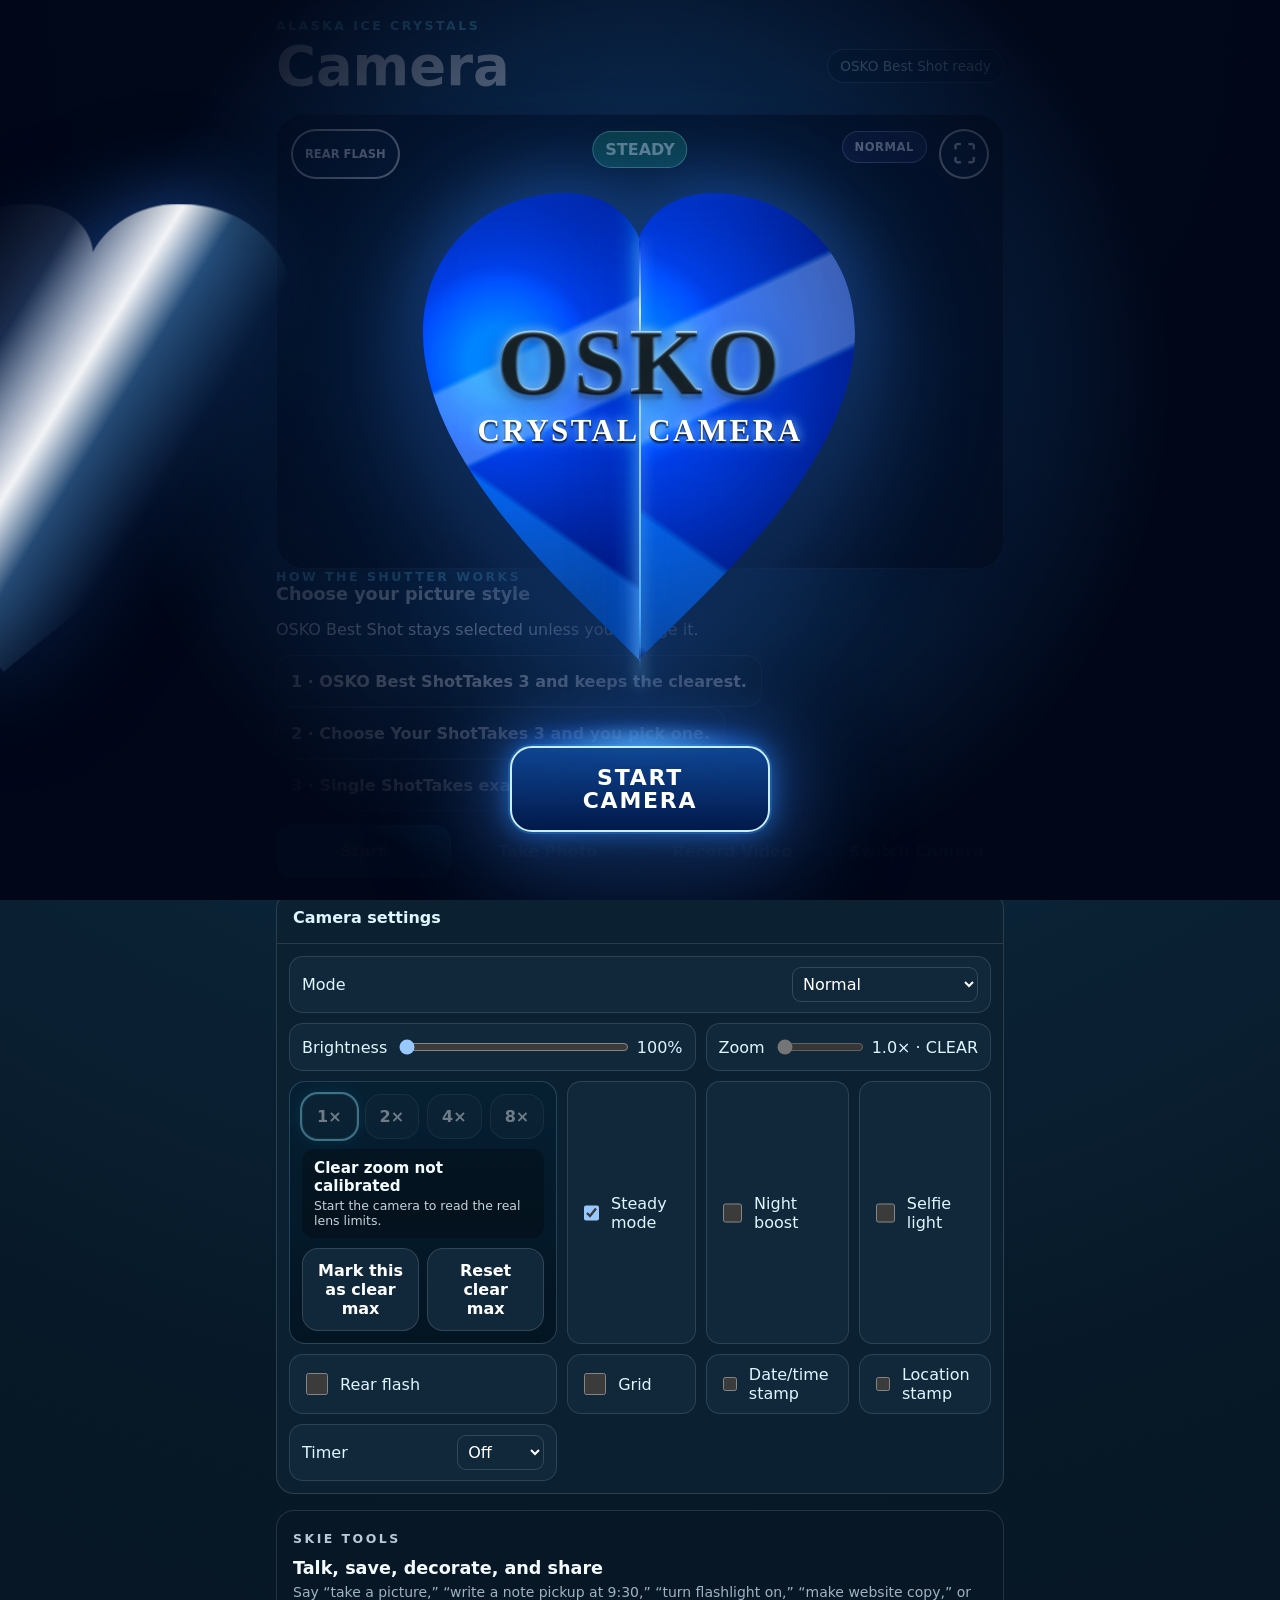
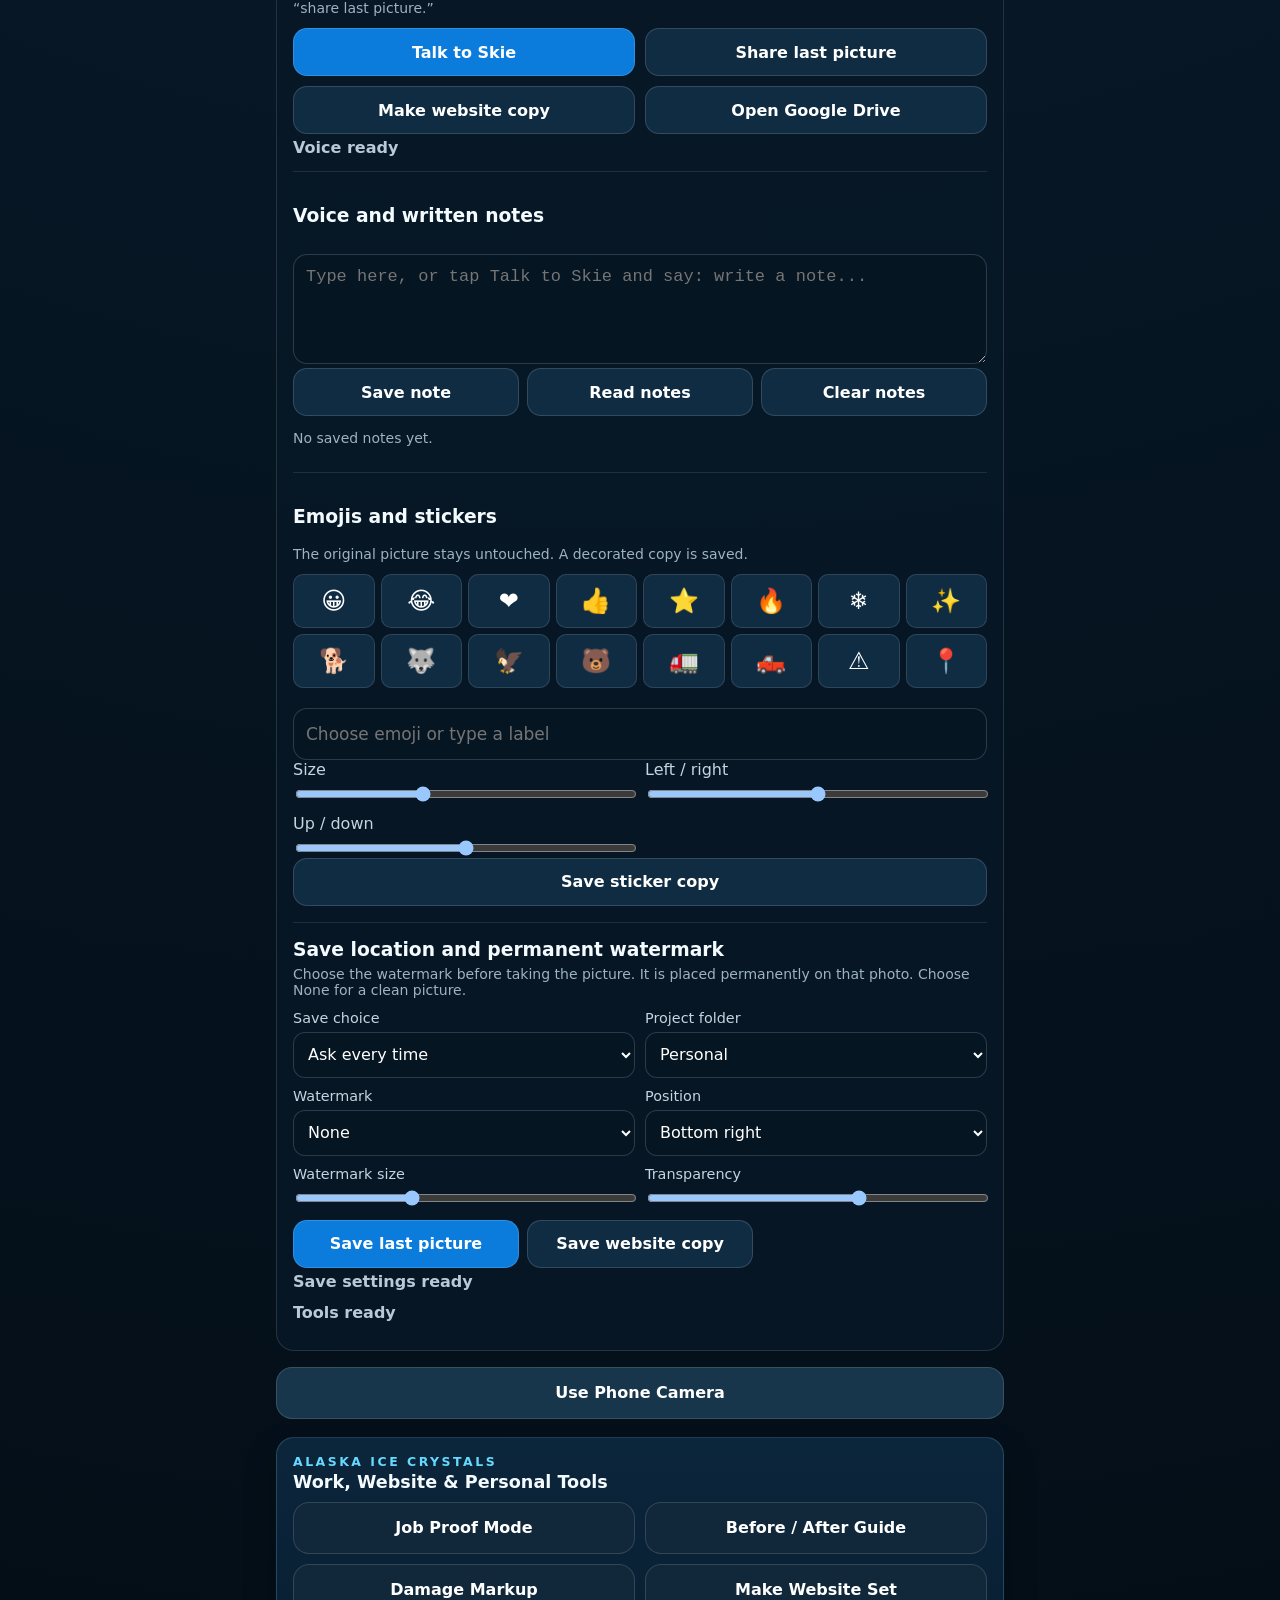
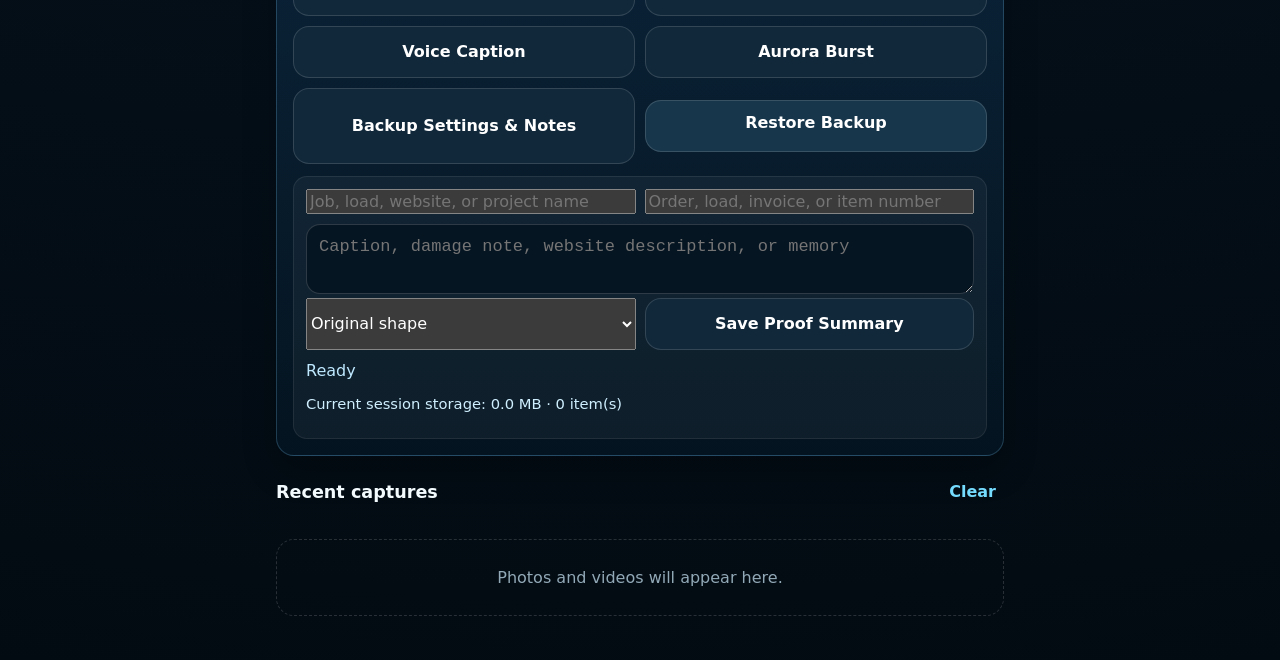
<file: index.html>
<!doctype html>
<html lang="en">
<head>
  <meta charset="utf-8">
  <meta name="viewport" content="width=device-width, initial-scale=1, viewport-fit=cover">
  <meta name="theme-color" content="#071827">
  <title>OSKO Camera · Rebuilt Test</title>
  <link rel="manifest" href="manifest.json">
  <link rel="stylesheet" href="styles.css">
  <link rel="stylesheet" href="barcode.css">
  <link rel="stylesheet" href="extras.css">
  <link rel="stylesheet" href="storage.css">
  <link rel="stylesheet" href="crystal-case.css">
  <link rel="stylesheet" href="camera-controls.css">
</head>
<body>
  <section id="crystalGate" class="crystal-gate" aria-label="OSKO crystal camera case">
    <div class="crystal-case">
      <div class="crystal-half left"></div>
      <div class="crystal-half right"></div>
      <div class="crystal-seam"></div>
      <div class="crystal-title"><strong>OSKO</strong><span>CRYSTAL CAMERA</span></div>
      <button id="crystalEnter" class="crystal-enter" type="button">OPEN CAMERA</button>
    </div>
  </section>

  <section id="shotPicker" class="shot-picker" hidden aria-label="Choose your photo">
    <div class="shot-picker-card">
      <h2>Choose the picture you want</h2>
      <p>The camera took three. Tap the one you want to keep.</p>
      <div id="shotPickerGrid" class="shot-picker-grid"></div>
      <button id="shotPickerCancel" class="shot-picker-cancel" type="button">Cancel</button>
    </div>
  </section>

  <main class="app-shell">
    <header class="topbar"><div><p class="eyebrow">ALASKA ICE CRYSTALS</p><h1>Camera</h1></div><span id="status" class="status">Ready</span></header>

    <section id="cameraCard" class="camera-card" aria-label="Camera preview">
      <video id="preview" autoplay playsinline muted></video>
      <canvas id="canvas" hidden></canvas>
      <div id="gridOverlay" class="grid-overlay" hidden></div>
      <div id="scanFrame" class="scan-frame" hidden><span></span></div>
      <div id="codeFrame" class="code-frame" hidden><span>Hold any public code inside box</span></div>
      <div id="emptyState" class="empty-state"><strong>Camera is off</strong><span>Tap Start Camera.</span></div>
      <div id="recordingBadge" class="recording-badge" hidden>● Recording</div>
      <div id="steadyBadge" class="steady-badge" hidden>STEADY</div>
      <div id="modeBadge" class="mode-badge">NORMAL</div>
      <div id="countdown" class="countdown" hidden></div>
      <button id="cameraExit" class="camera-exit" type="button" aria-label="Close camera">← Close</button>
      <button id="quickTorchBtn" class="quick-light" type="button" aria-label="Rear flash">REAR FLASH</button>
      <button id="fullscreenBtn" class="fullscreen-btn" type="button" aria-label="Full screen">⛶</button>
      <div class="viewfinder-controls">
        <button id="quickSwitchBtn" class="viewfinder-small" type="button" disabled aria-label="Switch camera">↻</button>
        <button id="quickCaptureBtn" class="shutter" type="button" disabled aria-label="Take photo"><span></span></button>
        <button id="quickRecordBtn" class="viewfinder-small record-dot" type="button" disabled aria-label="Record video">●</button>
      </div>
    </section>

    <section class="shot-mode-panel" aria-label="Photo shooting mode">
      <p class="eyebrow">HOW THE SHUTTER WORKS</p>
      <h2>Choose your picture style</h2>
      <p>OSKO Best Shot stays selected unless you change it.</p>
      <div class="shot-mode-grid">
        <button class="shot-mode" type="button" data-shot-mode="best"><strong>1 · OSKO Best Shot</strong><span>Takes 3 and keeps the clearest.</span></button>
        <button class="shot-mode" type="button" data-shot-mode="choose"><strong>2 · Choose Your Shot</strong><span>Takes 3 and you pick one.</span></button>
        <button class="shot-mode" type="button" data-shot-mode="single"><strong>3 · Single Shot</strong><span>Takes exactly one picture.</span></button>
      </div>
    </section>

    <div id="errorBox" class="error-box" hidden></div>

    <section class="primary-actions">
      <button id="startBtn" class="primary" type="button">Start Camera</button>
      <button id="captureBtn" type="button" disabled>Take Photo</button>
      <button id="recordBtn" type="button" disabled>Record Video</button>
      <button id="switchBtn" type="button" disabled>Switch Camera</button>
    </section>

    <details class="settings-panel" open>
      <summary>Camera settings</summary>
      <section class="quick-tools" aria-label="Camera options">
        <label class="select-tool mode-tool">Mode<select id="modeSelect"><option value="normal">Normal</option><option value="codes">Universal scan</option><option value="scanner">Document scanner</option><option value="eighties">80s</option><option value="document">Document</option><option value="night">Dark walk</option></select></label>
        <div id="scannerControls" class="scanner-controls" hidden>
          <label class="select-tool">Scan color<select id="scanColorSelect"><option value="color">Color</option><option value="gray">Grayscale</option><option value="bw">Black & white</option></select></label>
          <label class="tool-row">Blur / sharp <input id="scanClarityRange" type="range" min="-4" max="6" step="1" value="2"><span id="scanClarityValue">+2</span></label>
          <label class="tool-row">Paper cleanup <input id="scanCleanupRange" type="range" min="0" max="100" step="5" value="55"><span id="scanCleanupValue">55%</span></label>
          <label class="toggle"><input id="autoScanToggle" type="checkbox"><span>Auto steady scan</span></label>
          <button id="addScanPageBtn" type="button" disabled>Add scan page</button>
        </div>
        <label class="tool-row">Brightness <input id="brightnessRange" type="range" min="100" max="320" step="5" value="100"><span id="brightnessValue">100%</span></label>
        <label class="tool-row">Zoom <input id="zoomRange" type="range" min="1" max="1" step="0.1" value="1" disabled><span id="zoomValue">1.0× · CLEAR</span></label>
        <label class="toggle"><input id="steadyToggle" type="checkbox" checked><span>Steady mode</span></label>
        <label class="toggle"><input id="nightToggle" type="checkbox"><span>Night boost</span></label>
        <label class="toggle"><input id="screenLightToggle" type="checkbox"><span>Selfie light</span></label>
        <label class="toggle"><input id="torchToggle" type="checkbox"><span>Rear flash</span></label>
        <label class="toggle"><input id="gridToggle" type="checkbox"><span>Grid</span></label>
        <label class="toggle"><input id="stampToggle" type="checkbox"><span>Date/time stamp</span></label>
        <label class="toggle"><input id="locationToggle" type="checkbox"><span>Location stamp</span></label>
        <label class="select-tool">Timer<select id="timerSelect"><option value="0">Off</option><option value="3">3 sec</option><option value="5">5 sec</option><option value="10">10 sec</option></select></label>
      </section>
    </details>

    <section id="codeScannerPanel" class="code-scanner-panel" hidden>
      <div class="section-heading"><div><p class="eyebrow">UNIVERSAL SCAN</p><h2 id="codeStatus">Ready to scan</h2></div><button id="clearCodesBtn" class="text-button" type="button">Clear</button></div>
      <p id="codeHelp" class="code-help">Use the live rear camera, or choose a saved picture. OSKO tries the common public square codes and barcodes automatically.</p>
      <div class="universal-scan-tools">
        <label class="scan-file-button">Scan saved picture<input id="codeImageInput" type="file" accept="image/*"></label>
        <button id="retryCodeBtn" type="button">Try harder</button>
        <label class="toggle compact-toggle"><input id="lowMemoryScanToggle" type="checkbox" checked><span>Low-memory mode</span></label>
      </div>
      <p id="codeAttemptStatus" class="code-attempt-status">Live scan checks the original view and enhanced contrast.</p>
      <div id="codeResult" class="code-result" hidden>
        <span id="codeFormat" class="code-format"></span>
        <strong id="codeValue"></strong>
        <div class="code-meaning"><span id="codeActionType">Detected code</span><small id="codeDomain"></small></div>
        <div class="code-actions"><button id="copyCodeBtn" type="button">Copy</button><button id="openCodeBtn" type="button">Open</button><button id="productLookupBtn" type="button">Product lookup</button><button id="saveCodeProofBtn" type="button">Save proof</button></div>
      </div>
      <div id="codeHistory" class="code-history"></div>
    </section>

    <section id="scanSession" class="scan-session" hidden>
      <div class="section-heading"><div><p class="eyebrow">SCANNER</p><h2 id="scanCount">0 pages</h2></div><button id="clearScansBtn" class="text-button" type="button">Clear</button></div>
      <div id="scanPages" class="scan-pages"></div>
      <div class="scan-actions"><button id="printScansBtn" type="button" disabled>Print / Save PDF</button><button id="shareScansBtn" type="button" disabled>Share scans</button></div>
    </section>

    <section class="osko-tools" aria-label="OSKO connected tools">
      <p class="eyebrow">SKIE TOOLS</p>
      <h2>Talk, save, decorate, and share</h2>
      <p class="command-help">Say “take a picture,” “write a note pickup at 9:30,” “turn flashlight on,” “make website copy,” or “share last picture.”</p>
      <div class="tool-grid">
        <button id="voiceCommandBtn" class="primary-tool" type="button">Talk to Skie</button>
        <button id="shareLastBtn" type="button">Share last picture</button>
        <button id="websiteCopyBtn" type="button">Make website copy</button>
        <a href="https://drive.google.com/" target="_blank" rel="noopener">Open Google Drive</a>
      </div>
      <p id="voiceStatus" class="quick-status">Voice ready</p>

      <div class="voice-box">
        <h3>Voice and written notes</h3>
        <textarea id="noteInput" class="note-input" placeholder="Type here, or tap Talk to Skie and say: write a note..."></textarea>
        <div class="voice-row">
          <button id="saveNoteBtn" type="button">Save note</button>
          <button id="readNotesBtn" type="button">Read notes</button>
          <button id="clearNotesBtn" type="button">Clear notes</button>
        </div>
        <div id="noteList" class="note-list"></div>
      </div>

      <div class="sticker-box">
        <h3>Emojis and stickers</h3>
        <p class="command-help">The original picture stays untouched. A decorated copy is saved.</p>
        <div class="emoji-picker" aria-label="Emoji choices">
          <button type="button" data-emoji="😀">😀</button><button type="button" data-emoji="😂">😂</button><button type="button" data-emoji="❤️">❤️</button><button type="button" data-emoji="👍">👍</button><button type="button" data-emoji="⭐">⭐</button><button type="button" data-emoji="🔥">🔥</button><button type="button" data-emoji="❄️">❄️</button><button type="button" data-emoji="✨">✨</button>
          <button type="button" data-emoji="🐕">🐕</button><button type="button" data-emoji="🐺">🐺</button><button type="button" data-emoji="🦅">🦅</button><button type="button" data-emoji="🐻">🐻</button><button type="button" data-emoji="🚛">🚛</button><button type="button" data-emoji="🛻">🛻</button><button type="button" data-emoji="⚠️">⚠️</button><button type="button" data-emoji="📍">📍</button>
        </div>
        <input id="stickerText" class="note-input" style="min-height:52px" placeholder="Choose emoji or type a label">
        <div class="sticker-controls">
          <label>Size<input id="stickerSize" type="range" min="5" max="35" value="16"></label>
          <label>Left / right<input id="stickerX" type="range" min="5" max="95" value="50"></label>
          <label>Up / down<input id="stickerY" type="range" min="5" max="95" value="50"></label>
        </div>
        <div class="sticker-row"><button id="applyStickerBtn" type="button">Save sticker copy</button></div>
      </div>

      <section id="saveWatermarkPanel" class="save-watermark-panel" aria-label="Save and watermark options">
        <h3>Save location and watermark</h3>
        <p class="command-help">The original stays untouched. Phone saving works directly. Google Drive opens through Android Share so you choose the Drive folder.</p>
        <div class="save-settings-grid">
          <label>Save choice
            <select id="saveDestination"><option value="ask">Ask every time</option><option value="phone">Phone Pictures / Downloads</option><option value="drive">Google Drive through Share</option><option value="both">Phone and Google Drive</option></select>
          </label>
          <label>Project folder
            <select id="projectFolder"><option>Personal</option><option>OSKO Ice Crystals</option><option>Alaska Ice Crystals</option><option>Website</option><option>Trucking</option><option>Load Paperwork</option><option>Receipts</option><option>Aurora</option></select>
          </label>
          <label>Watermark
            <select id="watermarkChoice"><option value="none">None / personal</option><option value="osko">OSKO Ice Crystals</option><option value="alaska">Alaska Ice Crystals</option><option value="custom">Custom words</option></select>
          </label>
          <label>Custom watermark<input id="customWatermark" type="text" placeholder="Your name or label"></label>
          <label>Position
            <select id="watermarkPosition"><option value="bottom-right">Bottom right</option><option value="bottom-left">Bottom left</option><option value="top-right">Top right</option><option value="top-left">Top left</option><option value="center">Center</option></select>
          </label>
          <label>Watermark size<input id="watermarkSize" type="range" min="3" max="12" value="6"></label>
          <label>Transparency<input id="watermarkOpacity" type="range" min="20" max="100" value="70"></label>
        </div>
        <div class="save-action-row">
          <button id="makeWatermarkBtn" type="button">Make watermarked copy</button>
          <button id="saveLastBtn" type="button">Save last picture</button>
          <button id="saveWebsiteBtn" type="button">Save website copy</button>
        </div>
        <p id="saveStatus" class="quick-status">Save settings ready</p>
      </section>

      <p id="quickStatus" class="quick-status">Tools ready</p>
    </section>

    <label class="native-button">Use Phone Camera<input id="nativeCapture" type="file" accept="image/*,video/*" capture="environment"></label>

    <section class="gallery-section"><div class="section-heading"><h2>Recent captures</h2><button id="clearBtn" class="text-button" type="button">Clear</button></div><div id="gallery" class="gallery"><p class="gallery-empty">Photos and videos will appear here.</p></div></section>
  </main>

  <nav class="bottom-dock" aria-label="Main camera controls">
    <button id="dockStart" type="button">Start</button><button id="dockPhoto" type="button" disabled>Photo</button><button id="dockVideo" type="button" disabled>Video</button><button id="dockSwitch" type="button" disabled>Flip</button>
  </nav>
  <script src="app.js"></script>
  <script src="clarity.js"></script>
  <script src="camera-controls.js"></script>
  <script src="barcode.js"></script>
  <script src="extras.js"></script>
  <script src="storage.js"></script>
  <script src="workflow-tools.js"></script>
  <script src="crystal-case.js"></script>
  <script src="persistent-library.js"></script>
</body>
</html>
</file>
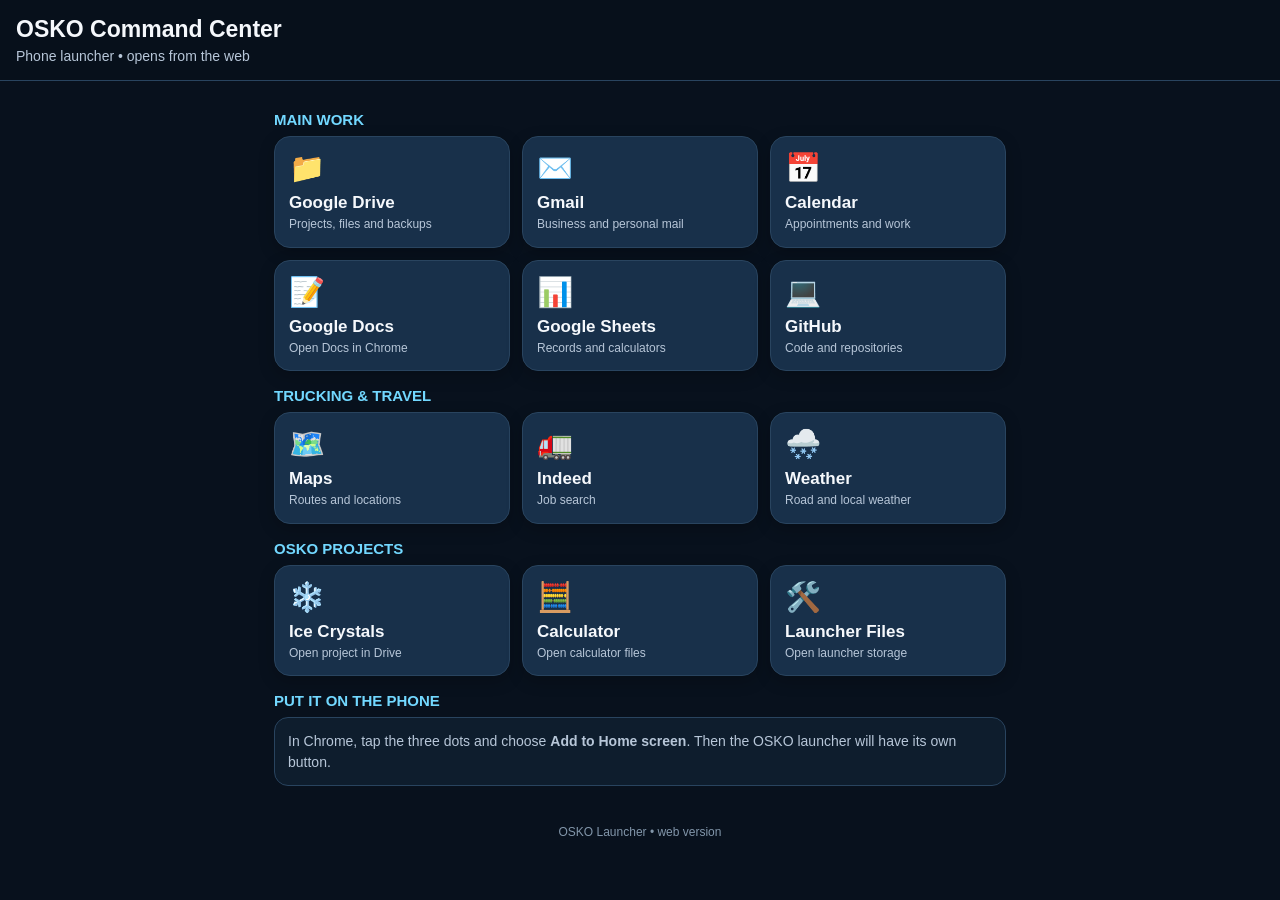
<file: launcher/index.html>
<!doctype html>
<html lang="en">
<head>
<meta charset="utf-8">
<meta name="viewport" content="width=device-width, initial-scale=1, viewport-fit=cover">
<meta name="theme-color" content="#0b1320">
<title>OSKO Command Center</title>
<style>
*{box-sizing:border-box}body{margin:0;background:#08111d;color:#f5f8fc;font-family:Arial,sans-serif;min-height:100vh}header{position:sticky;top:0;background:#07101b;padding:16px;border-bottom:1px solid #29445f}h1{font-size:23px;margin:0}.sub{color:#b7c6d8;font-size:14px;margin-top:5px}main{padding:14px;max-width:760px;margin:auto}.section{margin:16px 0 8px;font-size:15px;color:#72d8ff;font-weight:bold;text-transform:uppercase}.grid{display:grid;grid-template-columns:repeat(2,minmax(0,1fr));gap:12px}.card{min-height:92px;border:1px solid #29445f;border-radius:16px;background:#18304a;color:#f5f8fc;text-decoration:none;padding:14px;display:flex;flex-direction:column;justify-content:center;box-shadow:0 5px 16px rgba(0,0,0,.22)}.icon{font-size:29px;margin-bottom:8px}.name{font-weight:bold;font-size:17px}.small{font-size:12px;color:#b7c6d8;margin-top:4px;line-height:1.3}.note{background:#0e1d2d;border:1px solid #29445f;border-radius:14px;padding:13px;color:#b7c6d8;font-size:14px;line-height:1.45}footer{text-align:center;color:#8296aa;padding:25px 10px 35px;font-size:12px}@media(min-width:650px){.grid{grid-template-columns:repeat(3,minmax(0,1fr))}}
</style>
</head>
<body>
<header><h1>OSKO Command Center</h1><div class="sub">Phone launcher • opens from the web</div></header>
<main>
<div class="section">Main Work</div><div class="grid">
<a class="card" href="https://drive.google.com/" target="_blank"><span class="icon">📁</span><span class="name">Google Drive</span><span class="small">Projects, files and backups</span></a>
<a class="card" href="https://mail.google.com/" target="_blank"><span class="icon">✉️</span><span class="name">Gmail</span><span class="small">Business and personal mail</span></a>
<a class="card" href="https://calendar.google.com/" target="_blank"><span class="icon">📅</span><span class="name">Calendar</span><span class="small">Appointments and work</span></a>
<a class="card" href="intent://docs.google.com/document/u/0/#Intent;scheme=https;package=com.android.chrome;S.browser_fallback_url=https%3A%2F%2Fdocs.google.com%2Fdocument%2Fu%2F0%2F;end" target="_blank"><span class="icon">📝</span><span class="name">Google Docs</span><span class="small">Open Docs in Chrome</span></a>
<a class="card" href="https://sheets.google.com/" target="_blank"><span class="icon">📊</span><span class="name">Google Sheets</span><span class="small">Records and calculators</span></a>
<a class="card" href="https://github.com/" target="_blank"><span class="icon">💻</span><span class="name">GitHub</span><span class="small">Code and repositories</span></a>
</div>
<div class="section">Trucking & Travel</div><div class="grid">
<a class="card" href="https://www.google.com/maps" target="_blank"><span class="icon">🗺️</span><span class="name">Maps</span><span class="small">Routes and locations</span></a>
<a class="card" href="https://www.indeed.com/" target="_blank"><span class="icon">🚛</span><span class="name">Indeed</span><span class="small">Job search</span></a>
<a class="card" href="https://weather.com/" target="_blank"><span class="icon">🌨️</span><span class="name">Weather</span><span class="small">Road and local weather</span></a>
</div>
<div class="section">OSKO Projects</div><div class="grid">
<a class="card" href="https://drive.google.com/drive/my-drive" target="_blank"><span class="icon">❄️</span><span class="name">Ice Crystals</span><span class="small">Open project in Drive</span></a>
<a class="card" href="https://drive.google.com/drive/my-drive" target="_blank"><span class="icon">🧮</span><span class="name">Calculator</span><span class="small">Open calculator files</span></a>
<a class="card" href="https://drive.google.com/drive/my-drive" target="_blank"><span class="icon">🛠️</span><span class="name">Launcher Files</span><span class="small">Open launcher storage</span></a>
</div>
<div class="section">Put it on the phone</div><div class="note">In Chrome, tap the three dots and choose <b>Add to Home screen</b>. Then the OSKO launcher will have its own button.</div>
</main><footer>OSKO Launcher • web version</footer>
</body></html>
</file>
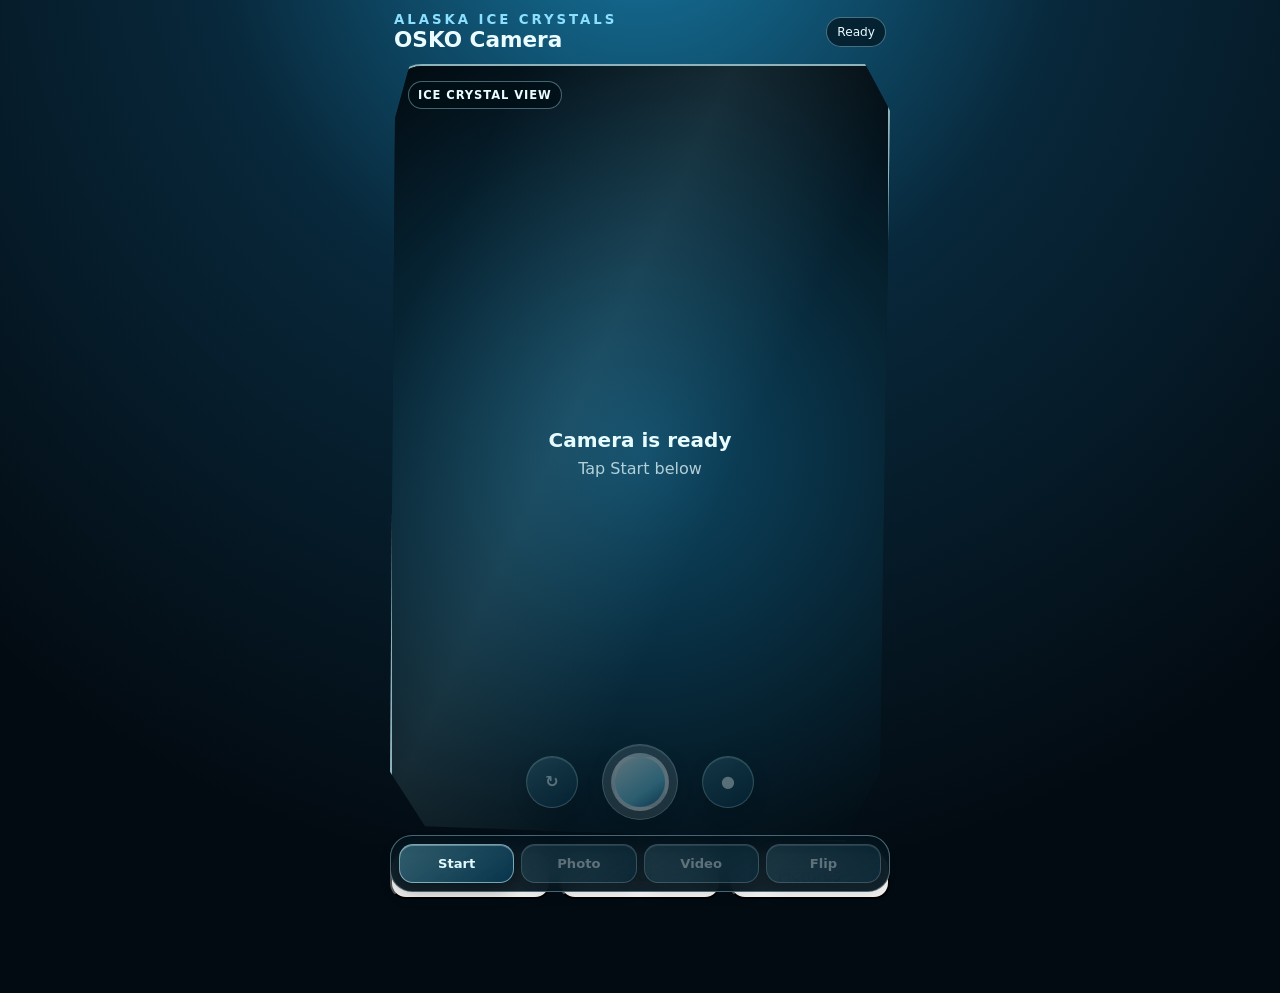
<file: chrome-test-camera-v1.html>
<!doctype html>
<html lang="en">
<head>
<meta charset="utf-8">
<meta name="viewport" content="width=device-width,initial-scale=1,viewport-fit=cover">
<meta name="theme-color" content="#071827">
<title>Alaska Ice Crystals Camera — Chrome Test V1</title>
<style>
:root{--deep:#061522;--sea:#0b4f73;--ice:#9be8ff;--crystal:#dff9ff;--line:rgba(183,240,255,.38);--glass:rgba(7,35,52,.76)}
*{box-sizing:border-box}html,body{margin:0;min-height:100%;background:radial-gradient(circle at 50% -10%,#1676a0 0,#08283b 34%,#030b12 78%);color:#eafcff;font-family:system-ui,-apple-system,Segoe UI,sans-serif}button,input,select{font:inherit}.app{max-width:520px;margin:auto;padding:env(safe-area-inset-top) 10px calc(84px + env(safe-area-inset-bottom))}.top{display:flex;align-items:center;justify-content:space-between;padding:12px 4px}.brand small{display:block;letter-spacing:.22em;color:#8bdfff;font-weight:800}.brand strong{font-size:1.35rem}.status{font-size:.76rem;border:1px solid var(--line);background:rgba(2,19,29,.7);padding:7px 10px;border-radius:999px}.camera-shell{position:relative;overflow:hidden;aspect-ratio:9/14;border-radius:32px 18px 34px 20px;border:2px solid rgba(197,246,255,.72);background:#01070b;box-shadow:0 0 0 3px rgba(54,176,224,.12),0 20px 60px rgba(0,0,0,.55),inset 0 0 28px rgba(99,223,255,.2);clip-path:polygon(4% 0,95% 0,100% 6%,98% 91%,91% 100%,7% 98%,0 91%,1% 7%)}
.camera-shell:before{content:"";position:absolute;inset:0;z-index:4;pointer-events:none;background:linear-gradient(115deg,transparent 15%,rgba(178,244,255,.1) 40%,transparent 62%);animation:sweep 8s linear infinite}@keyframes sweep{from{transform:translateX(-90%)}to{transform:translateX(90%)}}
video{width:100%;height:100%;object-fit:cover;display:block;filter:brightness(var(--bright,1.15));transform:scale(var(--zoom,1))}.off{position:absolute;inset:0;display:grid;place-content:center;text-align:center;background:radial-gradient(circle,#0d4966,#020a10);z-index:2}.off b{font-size:1.25rem}.off span{opacity:.75;margin-top:7px}.badge{position:absolute;top:15px;left:16px;z-index:6;padding:6px 9px;border-radius:999px;background:rgba(1,14,22,.72);border:1px solid var(--line);font-size:.72rem;font-weight:800;letter-spacing:.08em}.record{left:auto;right:16px;color:#ff8d96}.grid{position:absolute;inset:0;z-index:3;pointer-events:none;background:linear-gradient(to right,transparent 33.1%,rgba(220,250,255,.35) 33.3%,rgba(220,250,255,.35) 33.7%,transparent 33.9%,transparent 66.1%,rgba(220,250,255,.35) 66.3%,rgba(220,250,255,.35) 66.7%,transparent 66.9%),linear-gradient(to bottom,transparent 33.1%,rgba(220,250,255,.35) 33.3%,rgba(220,250,255,.35) 33.7%,transparent 33.9%,transparent 66.1%,rgba(220,250,255,.35) 66.3%,rgba(220,250,255,.35) 66.7%,transparent 66.9%)}
.grid[hidden],.record[hidden]{display:none}.count{position:absolute;inset:0;z-index:8;display:grid;place-content:center;font-size:5rem;font-weight:900;text-shadow:0 0 24px #5de4ff}.quick{position:absolute;left:0;right:0;bottom:20px;z-index:7;display:flex;align-items:center;justify-content:center;gap:24px}.quick button,.dock button,.drawer button{border:1px solid rgba(190,244,255,.55);color:#dff9ff;background:linear-gradient(145deg,rgba(120,220,246,.34),rgba(7,54,79,.92));box-shadow:inset 0 1px rgba(255,255,255,.32),0 7px 18px rgba(0,0,0,.35);font-weight:800}.round{width:52px;height:52px;border-radius:50%}.shutter{width:76px!important;height:76px!important;border-radius:50%;padding:8px!important;background:rgba(225,250,255,.3)!important}.shutter span{display:block;width:100%;height:100%;border-radius:50%;background:linear-gradient(145deg,#ecfdff,#69cce9 65%,#17638a);border:4px solid rgba(255,255,255,.75)}button:disabled{opacity:.38}.drawer-row{display:grid;grid-template-columns:repeat(3,1fr);gap:8px;margin:10px 0}.drawer-toggle{padding:12px 8px;border-radius:16px}.drawer{border:1px solid var(--line);background:var(--glass);border-radius:20px;padding:12px;margin:10px 0;box-shadow:inset 0 1px rgba(255,255,255,.12)}.drawer[hidden]{display:none}.drawer h2{font-size:1rem;margin:0 0 10px}.control{display:grid;grid-template-columns:100px 1fr 52px;align-items:center;gap:8px;margin:11px 0;font-size:.88rem}.control input{width:100%}.toggle{display:flex;justify-content:space-between;align-items:center;padding:11px 0;border-top:1px solid rgba(190,244,255,.13)}select{width:100%;padding:10px;border-radius:12px;background:#092c40;color:#eaffff;border:1px solid var(--line)}.skie-box{display:grid;grid-template-columns:1fr auto;gap:8px}.skie-box input{min-width:0;padding:11px;border-radius:13px;border:1px solid var(--line);background:#041b29;color:#eaffff}.skie-box button{padding:10px 14px;border-radius:13px}.reply{margin:10px 0 0;padding:10px;border-radius:13px;background:rgba(72,190,226,.12);min-height:42px}.gallery{display:grid;grid-template-columns:repeat(3,1fr);gap:7px}.shot{position:relative;aspect-ratio:1;border-radius:13px;overflow:hidden;background:#04131e;border:1px solid var(--line)}.shot img,.shot video{width:100%;height:100%;object-fit:cover;transform:none;filter:none}.shot a{position:absolute;right:4px;bottom:4px;background:#02131f;color:white;text-decoration:none;padding:4px 7px;border-radius:8px;font-size:.67rem}.dock{position:fixed;left:50%;bottom:calc(8px + env(safe-area-inset-bottom));transform:translateX(-50%);z-index:20;width:min(500px,calc(100% - 18px));display:grid;grid-template-columns:repeat(4,1fr);gap:7px;padding:8px;border:1px solid var(--line);background:rgba(2,18,28,.92);backdrop-filter:blur(15px);border-radius:22px}.dock button{padding:11px 4px;border-radius:14px;font-size:.82rem}.hidden-canvas{display:none}
</style>
</head>
<body>
<main class="app">
<header class="top"><div class="brand"><small>ALASKA ICE CRYSTALS</small><strong>OSKO Camera</strong></div><span id="status" class="status">Ready</span></header>
<section class="camera-shell">
<video id="preview" autoplay playsinline muted></video><canvas id="canvas" class="hidden-canvas"></canvas>
<div id="off" class="off"><b>Camera is ready</b><span>Tap Start below</span></div><div class="badge">ICE CRYSTAL VIEW</div><div id="recordBadge" class="badge record" hidden>● RECORDING</div><div id="grid" class="grid" hidden></div><div id="count" class="count" hidden></div>
<div class="quick"><button id="flipQuick" class="round" disabled aria-label="Switch camera">↻</button><button id="photoQuick" class="shutter" disabled aria-label="Take photo"><span></span></button><button id="videoQuick" class="round" disabled aria-label="Record video">●</button></div>
</section>
<div class="drawer-row"><button class="drawer-toggle" data-panel="cameraPanel">Camera</button><button class="drawer-toggle" data-panel="skiePanel">SKIE</button><button class="drawer-toggle" data-panel="galleryPanel">Pictures</button></div>
<section id="cameraPanel" class="drawer" hidden><h2>Controls inside the camera</h2><label class="control"><span>Brightness</span><input id="brightness" type="range" min="70" max="220" value="115"><output id="brightOut">115%</output></label><label class="control"><span>Digital zoom</span><input id="zoom" type="range" min="1" max="4" step=".1" value="1"><output id="zoomOut">1.0×</output></label><label class="control"><span>Timer</span><select id="timer"><option value="0">Off</option><option value="3">3 sec</option><option value="5">5 sec</option><option value="10">10 sec</option></select><span></span></label><label class="toggle"><span>Grid</span><input id="gridToggle" type="checkbox"></label><label class="toggle"><span>Speak button names</span><input id="speakButtons" type="checkbox"></label></section>
<section id="skiePanel" class="drawer" hidden><h2>Talk to SKIE</h2><div class="skie-box"><input id="skieText" placeholder="Type: take picture, switch camera, start video..."><button id="talkBtn">🎙 Talk</button></div><div id="reply" class="reply">SKIE is ready.</div></section>
<section id="galleryPanel" class="drawer" hidden><h2>Recent photos and videos</h2><div id="gallery" class="gallery"></div></section>
</main>
<nav class="dock"><button id="startBtn">Start</button><button id="photoBtn" disabled>Photo</button><button id="videoBtn" disabled>Video</button><button id="flipBtn" disabled>Flip</button></nav>
<script>
(()=>{let stream=null,facing='environment',recorder=null,chunks=[],recording=false;const $=id=>document.getElementById(id),video=$('preview'),canvas=$('canvas'),status=$('status'),off=$('off'),recordBadge=$('recordBadge'),gallery=$('gallery');
const speak=t=>{if(!('speechSynthesis'in window))return; speechSynthesis.cancel();speechSynthesis.speak(new SpeechSynthesisUtterance(t));};
function setStatus(t){status.textContent=t}function setEnabled(on){['photoBtn','videoBtn','flipBtn','photoQuick','videoQuick','flipQuick'].forEach(id=>$(id).disabled=!on)}
async function start(){try{if(stream)stream.getTracks().forEach(t=>t.stop());stream=await navigator.mediaDevices.getUserMedia({video:{facingMode:{ideal:facing},width:{ideal:3840},height:{ideal:2160}},audio:true});video.srcObject=stream;await video.play();off.hidden=true;setEnabled(true);$('startBtn').textContent='Restart';setStatus('Camera on');}catch(e){setStatus('Permission needed');$('reply').textContent='Chrome needs camera and microphone permission. '+e.message;}}
function countdown(sec){return new Promise(resolve=>{if(!sec)return resolve();let n=sec;const el=$('count');el.hidden=false;el.textContent=n;const id=setInterval(()=>{n--;if(n<=0){clearInterval(id);el.hidden=true;resolve()}else el.textContent=n;},1000);});}
async function photo(){if(!stream)return;await countdown(Number($('timer').value));const w=video.videoWidth||1920,h=video.videoHeight||1080;canvas.width=w;canvas.height=h;const c=canvas.getContext('2d');c.filter=`brightness(${$('brightness').value/100})`;c.drawImage(video,0,0,w,h);canvas.toBlob(blob=>{const url=URL.createObjectURL(blob),box=document.createElement('div');box.className='shot';box.innerHTML=`<img alt="OSKO capture"><a download="OSKO-${Date.now()}.jpg">Save</a>`;box.querySelector('img').src=url;box.querySelector('a').href=url;gallery.prepend(box);setStatus('Photo captured');speak('Picture captured');},'image/jpeg',.96);}
function videoRecord(){if(!stream)return;if(recording){recorder.stop();return}chunks=[];recorder=new MediaRecorder(stream);recorder.ondataavailable=e=>{if(e.data.size)chunks.push(e.data)};recorder.onstop=()=>{const blob=new Blob(chunks,{type:recorder.mimeType}),url=URL.createObjectURL(blob),box=document.createElement('div');box.className='shot';box.innerHTML=`<video controls playsinline></video><a download="OSKO-${Date.now()}.webm">Save</a>`;box.querySelector('video').src=url;box.querySelector('a').href=url;gallery.prepend(box);recording=false;recordBadge.hidden=true;$('videoBtn').textContent='Video';setStatus('Video saved');speak('Recording stopped');};recorder.start();recording=true;recordBadge.hidden=false;$('videoBtn').textContent='Stop';setStatus('Recording');speak('Recording started');}
async function flip(){facing=facing==='environment'?'user':'environment';await start();speak(facing==='environment'?'Rear camera':'Front camera');}
function command(raw){const t=raw.toLowerCase().trim();$('skieText').value=raw;let r='I heard '+raw;if(/take|photo|picture/.test(t)){photo();r='Taking a picture.'}else if(/switch|flip|front|rear/.test(t)){flip();r='Switching camera.'}else if(/start.*video|record/.test(t)&&!/stop/.test(t)){if(!recording)videoRecord();r='Starting video.'}else if(/stop.*video|stop.*record/.test(t)){if(recording)videoRecord();r='Stopping video.'}else if(/grid.*on|show grid/.test(t)){$('gridToggle').checked=true;$('grid').hidden=false;r='Grid on.'}else if(/grid.*off|hide grid/.test(t)){$('gridToggle').checked=false;$('grid').hidden=true;r='Grid off.'}else if(/start camera|open camera/.test(t)){start();r='Opening camera.'}$('reply').textContent=r;speak(r);}
$('startBtn').onclick=start;$('photoBtn').onclick=$('photoQuick').onclick=photo;$('videoBtn').onclick=$('videoQuick').onclick=videoRecord;$('flipBtn').onclick=$('flipQuick').onclick=flip;
$('brightness').oninput=e=>{video.style.setProperty('--bright',e.target.value/100);$('brightOut').value=e.target.value+'%'};$('zoom').oninput=e=>{video.style.setProperty('--zoom',e.target.value);$('zoomOut').value=Number(e.target.value).toFixed(1)+'×'};$('gridToggle').onchange=e=>$('grid').hidden=!e.target.checked;
document.querySelectorAll('[data-panel]').forEach(b=>b.onclick=()=>{const p=$(b.dataset.panel),open=p.hidden;document.querySelectorAll('.drawer').forEach(x=>x.hidden=true);p.hidden=!open;if($('speakButtons').checked)speak(b.textContent)});
$('skieText').addEventListener('keydown',e=>{if(e.key==='Enter')command(e.target.value)});$('talkBtn').onclick=()=>{const SR=window.SpeechRecognition||window.webkitSpeechRecognition;if(!SR){$('reply').textContent='Voice recognition is not available here. Type the command instead.';return}const r=new SR();r.lang='en-US';r.interimResults=false;r.onstart=()=>{$('reply').textContent='Listening…';setStatus('SKIE listening')};r.onresult=e=>command(e.results[0][0].transcript);r.onerror=e=>{$('reply').textContent='Voice error: '+e.error;setStatus('Voice ready')};r.onend=()=>setStatus(stream?'Camera on':'Ready');r.start()};
window.addEventListener('beforeunload',()=>stream?.getTracks().forEach(t=>t.stop()));})();
</script>
</body></html>
</file>
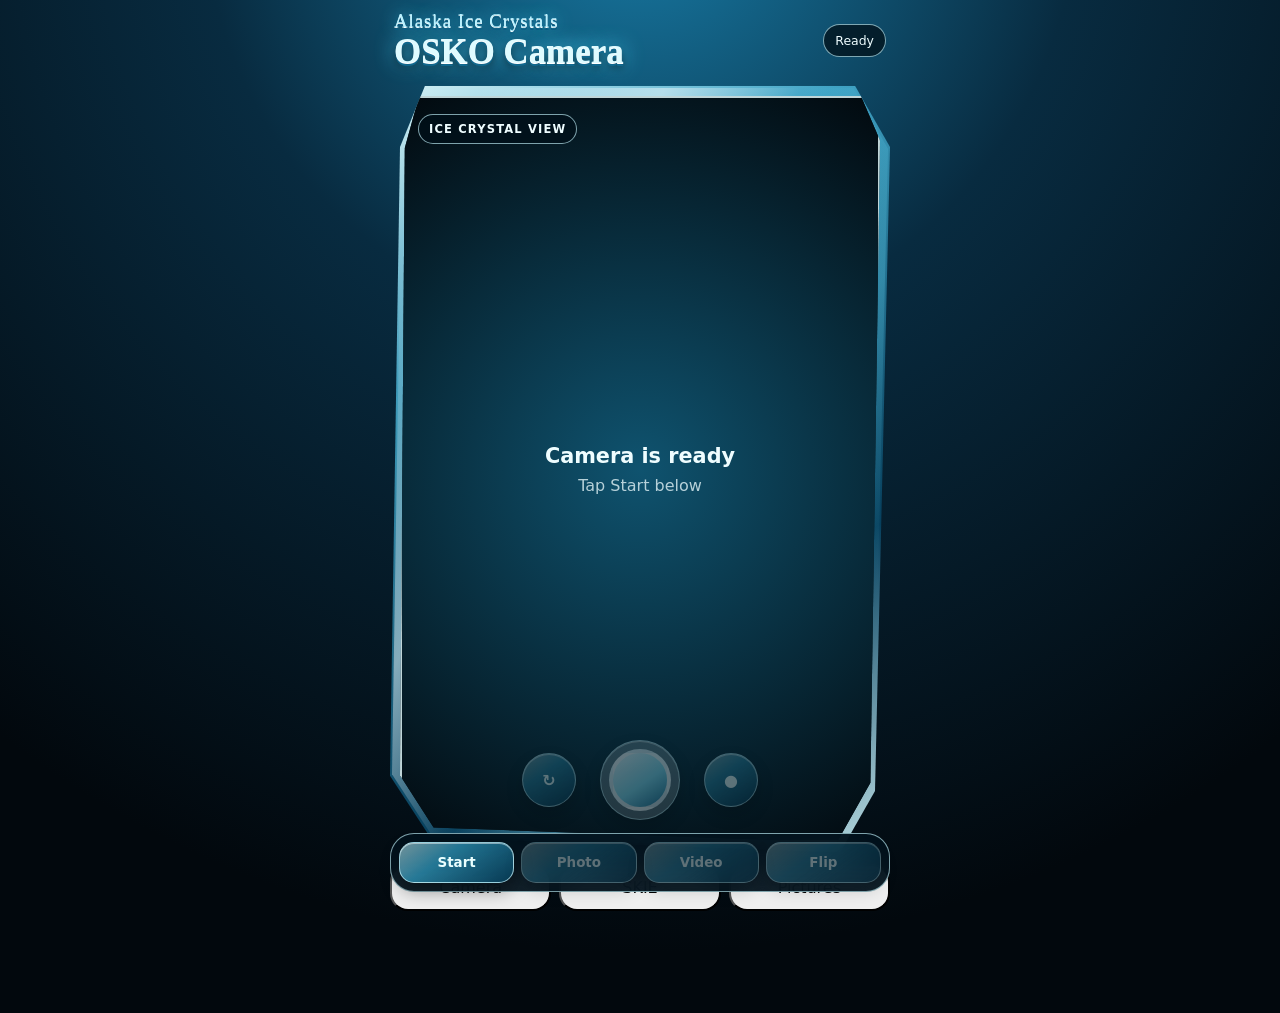
<file: chrome-test-camera-v2.html>
<!doctype html>
<html lang="en">
<head>
<meta charset="utf-8">
<meta name="viewport" content="width=device-width,initial-scale=1,viewport-fit=cover">
<meta name="theme-color" content="#061522">
<title>OSKO Camera — Crystal Instrument V2</title>
<style>
:root{--deep:#03101a;--sea:#0b567e;--sea2:#1688ad;--ice:#9beaff;--white:#effdff;--line:rgba(198,246,255,.64);--glass:rgba(3,28,43,.82)}
*{box-sizing:border-box}html,body{margin:0;min-height:100%;background:radial-gradient(circle at 50% -10%,#187da8 0,#082b40 34%,#02080d 82%);color:var(--white);font-family:system-ui,-apple-system,Segoe UI,sans-serif}button,input,select{font:inherit}.app{max-width:520px;margin:auto;padding:env(safe-area-inset-top) 10px calc(90px + env(safe-area-inset-bottom))}.top{display:flex;align-items:center;justify-content:space-between;padding:12px 4px 16px}.brand{line-height:1}.brand small{display:block;font-family:"Brush Script MT","Segoe Script",cursive;font-size:1.18rem;letter-spacing:.05em;color:#b7f1ff;text-shadow:0 1px 0 #fff,0 3px 0 #0a587f,0 0 16px #42cfff}.brand strong{display:block;margin-top:4px;font-family:"Brush Script MT","Segoe Script",cursive;font-size:2.18rem;font-weight:800;color:#dffbff;text-shadow:0 1px 0 #fff,0 3px 0 #11688e,0 5px 8px rgba(0,0,0,.55),0 0 20px #4ed8ff}.status{font-size:.78rem;border:1px solid var(--line);background:rgba(2,18,28,.78);padding:8px 11px;border-radius:999px}.housing{position:relative;padding:10px;background:linear-gradient(145deg,rgba(225,252,255,.94),rgba(77,188,223,.78) 28%,rgba(7,66,96,.95) 70%,rgba(212,249,255,.9));clip-path:polygon(7% 0,93% 0,100% 8%,97% 92%,90% 100%,8% 98%,0 90%,2% 8%);box-shadow:0 22px 65px rgba(0,0,0,.55),0 0 35px rgba(84,220,255,.3)}
.housing:before{content:"";position:absolute;inset:2px;pointer-events:none;clip-path:inherit;background:linear-gradient(115deg,transparent 10%,rgba(255,255,255,.46) 32%,transparent 48%,rgba(105,225,255,.22) 68%,transparent 85%);animation:iceSweep 8s linear infinite}@keyframes iceSweep{from{transform:translateX(-70%)}to{transform:translateX(70%)}}
.camera-shell{position:relative;overflow:hidden;aspect-ratio:9/14;background:#01070b;clip-path:polygon(4% 0,96% 0,100% 6%,98% 92%,91% 100%,7% 98%,0 91%,1% 7%);border:2px solid rgba(228,253,255,.84);box-shadow:inset 0 0 34px rgba(81,216,255,.25)}video{width:100%;height:100%;object-fit:cover;display:block;filter:brightness(var(--bright,1.15));transform:scale(var(--zoom,1));transition:filter .2s,transform .2s}.off{position:absolute;inset:0;display:grid;place-content:center;text-align:center;background:radial-gradient(circle,#0f536f,#02090e);z-index:2}.off b{font-size:1.3rem}.off span{opacity:.75;margin-top:8px}.badge{position:absolute;top:16px;left:16px;z-index:6;padding:7px 10px;border-radius:999px;background:rgba(0,16,25,.72);border:1px solid var(--line);font-size:.72rem;font-weight:900;letter-spacing:.1em}.record{left:auto;right:16px;color:#ff939b}.grid{position:absolute;inset:0;z-index:3;pointer-events:none;background:linear-gradient(to right,transparent 33.1%,rgba(220,250,255,.35) 33.3%,rgba(220,250,255,.35) 33.7%,transparent 33.9%,transparent 66.1%,rgba(220,250,255,.35) 66.3%,rgba(220,250,255,.35) 66.7%,transparent 66.9%),linear-gradient(to bottom,transparent 33.1%,rgba(220,250,255,.35) 33.3%,rgba(220,250,255,.35) 33.7%,transparent 33.9%,transparent 66.1%,rgba(220,250,255,.35) 66.3%,rgba(220,250,255,.35) 66.7%,transparent 66.9%)}.grid[hidden],.record[hidden]{display:none}.count{position:absolute;inset:0;z-index:8;display:grid;place-content:center;font-size:5rem;font-weight:900;text-shadow:0 0 24px #5de4ff}.quick{position:absolute;left:0;right:0;bottom:20px;z-index:7;display:flex;align-items:center;justify-content:center;gap:24px}.quick button,.dock button,.drawer button{border:1px solid rgba(200,247,255,.72);color:#eaffff;background:linear-gradient(145deg,rgba(203,249,255,.56),rgba(47,156,193,.72) 38%,rgba(6,58,84,.96));box-shadow:inset 0 1px rgba(255,255,255,.45),0 8px 18px rgba(0,0,0,.38);font-weight:850}.round{width:54px;height:54px;border-radius:50%}.shutter{width:80px!important;height:80px!important;border-radius:50%;padding:8px!important;background:rgba(225,250,255,.36)!important}.shutter span{display:block;width:100%;height:100%;border-radius:50%;background:linear-gradient(145deg,#f3feff,#83dff4 56%,#1a739a);border:4px solid rgba(255,255,255,.78)}button:disabled{opacity:.38}.drawer-row{display:grid;grid-template-columns:repeat(3,1fr);gap:8px;margin:12px 0}.drawer-toggle{padding:12px 8px;border-radius:18px}.drawer{border:1px solid var(--line);background:var(--glass);border-radius:22px;padding:13px;margin:10px 0;box-shadow:inset 0 1px rgba(255,255,255,.12),0 10px 25px rgba(0,0,0,.28)}.drawer[hidden]{display:none}.drawer h2{font-size:1rem;margin:0 0 10px}.control{display:grid;grid-template-columns:100px 1fr 52px;align-items:center;gap:8px;margin:12px 0;font-size:.88rem}.control input{width:100%}.toggle{display:flex;justify-content:space-between;align-items:center;padding:11px 0;border-top:1px solid rgba(190,244,255,.14)}select{width:100%;padding:10px;border-radius:12px;background:#092d42;color:#efffff;border:1px solid var(--line)}.skie-box{display:grid;grid-template-columns:1fr auto;gap:8px}.skie-box input{min-width:0;padding:11px;border-radius:13px;border:1px solid var(--line);background:#041b29;color:#eaffff}.skie-box button{padding:10px 14px;border-radius:13px}.reply{margin:10px 0 0;padding:10px;border-radius:13px;background:rgba(72,190,226,.12);min-height:42px}.gallery{display:grid;grid-template-columns:repeat(3,1fr);gap:7px}.shot{position:relative;aspect-ratio:1;border-radius:13px;overflow:hidden;background:#04131e;border:1px solid var(--line)}.shot img,.shot video{width:100%;height:100%;object-fit:cover;transform:none;filter:none}.shot a{position:absolute;right:4px;bottom:4px;background:#02131f;color:white;text-decoration:none;padding:4px 7px;border-radius:8px;font-size:.67rem}.dock{position:fixed;left:50%;bottom:calc(8px + env(safe-area-inset-bottom));transform:translateX(-50%);z-index:20;width:min(500px,calc(100% - 18px));display:grid;grid-template-columns:repeat(4,1fr);gap:7px;padding:8px;border:1px solid var(--line);background:rgba(2,18,28,.93);backdrop-filter:blur(15px);border-radius:24px}.dock button{padding:12px 4px;border-radius:15px;font-size:.84rem}.hidden-canvas{display:none}@media(prefers-reduced-motion:reduce){.housing:before{animation:none}}
</style>
</head>
<body>
<main class="app">
<header class="top"><div class="brand"><small>Alaska Ice Crystals</small><strong>OSKO Camera</strong></div><span id="status" class="status">Ready</span></header>
<section class="housing"><section class="camera-shell"><video id="preview" autoplay playsinline muted></video><canvas id="canvas" class="hidden-canvas"></canvas><div id="off" class="off"><b>Camera is ready</b><span>Tap Start below</span></div><div class="badge">ICE CRYSTAL VIEW</div><div id="recordBadge" class="badge record" hidden>● RECORDING</div><div id="grid" class="grid" hidden></div><div id="count" class="count" hidden></div><div class="quick"><button id="flipQuick" class="round" disabled aria-label="Switch camera">↻</button><button id="photoQuick" class="shutter" disabled aria-label="Take photo"><span></span></button><button id="videoQuick" class="round" disabled aria-label="Record video">●</button></div></section></section>
<div class="drawer-row"><button class="drawer-toggle" data-panel="cameraPanel">Camera</button><button class="drawer-toggle" data-panel="skiePanel">SKIE</button><button class="drawer-toggle" data-panel="galleryPanel">Pictures</button></div>
<section id="cameraPanel" class="drawer" hidden><h2>Controls inside the camera</h2><label class="control"><span>Brightness</span><input id="brightness" type="range" min="70" max="220" value="115"><output id="brightOut">115%</output></label><label class="control"><span>Digital zoom</span><input id="zoom" type="range" min="1" max="4" step=".1" value="1"><output id="zoomOut">1.0×</output></label><label class="control"><span>Timer</span><select id="timer"><option value="0">Off</option><option value="3">3 sec</option><option value="5">5 sec</option><option value="10">10 sec</option></select><span></span></label><label class="toggle"><span>Grid</span><input id="gridToggle" type="checkbox"></label><label class="toggle"><span>Speak button names</span><input id="speakButtons" type="checkbox"></label></section>
<section id="skiePanel" class="drawer" hidden><h2>Talk to SKIE</h2><div class="skie-box"><input id="skieText" placeholder="Type: take picture, switch camera, start video..."><button id="talkBtn">🎙 Talk</button></div><div id="reply" class="reply">SKIE is ready.</div></section>
<section id="galleryPanel" class="drawer" hidden><h2>Recent photos and videos</h2><div id="gallery" class="gallery"></div></section>
</main>
<nav class="dock"><button id="startBtn">Start</button><button id="photoBtn" disabled>Photo</button><button id="videoBtn" disabled>Video</button><button id="flipBtn" disabled>Flip</button></nav>
<script>
(()=>{let stream=null,facing='environment',recorder=null,chunks=[],recording=false;const $=id=>document.getElementById(id),video=$('preview'),canvas=$('canvas'),status=$('status'),off=$('off'),recordBadge=$('recordBadge'),gallery=$('gallery');const speak=t=>{if(!('speechSynthesis'in window))return;speechSynthesis.cancel();speechSynthesis.speak(new SpeechSynthesisUtterance(t))};function setStatus(t){status.textContent=t}function setEnabled(on){['photoBtn','videoBtn','flipBtn','photoQuick','videoQuick','flipQuick'].forEach(id=>$(id).disabled=!on)}async function start(){try{if(stream)stream.getTracks().forEach(t=>t.stop());stream=await navigator.mediaDevices.getUserMedia({video:{facingMode:{ideal:facing},width:{ideal:3840},height:{ideal:2160}},audio:true});video.srcObject=stream;await video.play();off.hidden=true;setEnabled(true);$('startBtn').textContent='Restart';setStatus('Camera on')}catch(e){setStatus('Permission needed');$('reply').textContent='Chrome needs camera and microphone permission. '+e.message}}function countdown(sec){return new Promise(resolve=>{if(!sec)return resolve();let n=sec,el=$('count');el.hidden=false;el.textContent=n;const id=setInterval(()=>{n--;if(n<=0){clearInterval(id);el.hidden=true;resolve()}else el.textContent=n},1000)})}async function photo(){if(!stream)return;await countdown(Number($('timer').value));const w=video.videoWidth||1920,h=video.videoHeight||1080;canvas.width=w;canvas.height=h;const c=canvas.getContext('2d');c.filter=`brightness(${$('brightness').value/100})`;c.drawImage(video,0,0,w,h);canvas.toBlob(blob=>{const url=URL.createObjectURL(blob),box=document.createElement('div');box.className='shot';box.innerHTML=`<img alt="OSKO capture"><a download="OSKO-${Date.now()}.jpg">Save</a>`;box.querySelector('img').src=url;box.querySelector('a').href=url;gallery.prepend(box);setStatus('Photo captured');speak('Picture captured')},'image/jpeg',.96)}function videoRecord(){if(!stream)return;if(recording){recorder.stop();return}chunks=[];recorder=new MediaRecorder(stream);recorder.ondataavailable=e=>{if(e.data.size)chunks.push(e.data)};recorder.onstop=()=>{const blob=new Blob(chunks,{type:recorder.mimeType}),url=URL.createObjectURL(blob),box=document.createElement('div');box.className='shot';box.innerHTML=`<video controls playsinline></video><a download="OSKO-${Date.now()}.webm">Save</a>`;box.querySelector('video').src=url;box.querySelector('a').href=url;gallery.prepend(box);recording=false;recordBadge.hidden=true;$('videoBtn').textContent='Video';setStatus('Video saved');speak('Recording stopped')};recorder.start();recording=true;recordBadge.hidden=false;$('videoBtn').textContent='Stop';setStatus('Recording');speak('Recording started')}async function flip(){facing=facing==='environment'?'user':'environment';await start();speak(facing==='environment'?'Rear camera':'Front camera')}function command(raw){const t=raw.toLowerCase().trim();$('skieText').value=raw;let r='I heard '+raw;if(/take|photo|picture/.test(t)){photo();r='Taking a picture.'}else if(/switch|flip|front|rear/.test(t)){flip();r='Switching camera.'}else if(/start.*video|record/.test(t)&&!/stop/.test(t)){if(!recording)videoRecord();r='Starting video.'}else if(/stop.*video|stop.*record/.test(t)){if(recording)videoRecord();r='Stopping video.'}else if(/grid.*on|show grid/.test(t)){$('gridToggle').checked=true;$('grid').hidden=false;r='Grid on.'}else if(/grid.*off|hide grid/.test(t)){$('gridToggle').checked=false;$('grid').hidden=true;r='Grid off.'}else if(/start camera|open camera/.test(t)){start();r='Opening camera.'}$('reply').textContent=r;speak(r)}$('startBtn').onclick=start;$('photoBtn').onclick=$('photoQuick').onclick=photo;$('videoBtn').onclick=$('videoQuick').onclick=videoRecord;$('flipBtn').onclick=$('flipQuick').onclick=flip;$('brightness').oninput=e=>{video.style.setProperty('--bright',e.target.value/100);$('brightOut').value=e.target.value+'%'};$('zoom').oninput=e=>{video.style.setProperty('--zoom',e.target.value);$('zoomOut').value=Number(e.target.value).toFixed(1)+'×'};$('gridToggle').onchange=e=>$('grid').hidden=!e.target.checked;document.querySelectorAll('[data-panel]').forEach(b=>b.onclick=()=>{const p=$(b.dataset.panel),open=p.hidden;document.querySelectorAll('.drawer').forEach(x=>x.hidden=true);p.hidden=!open;if($('speakButtons').checked)speak(b.textContent)});$('skieText').addEventListener('keydown',e=>{if(e.key==='Enter')command(e.target.value)});$('talkBtn').onclick=()=>{const SR=window.SpeechRecognition||window.webkitSpeechRecognition;if(!SR){$('reply').textContent='Voice recognition is not available here. Type the command instead.';return}const r=new SR();r.lang='en-US';r.interimResults=false;r.onstart=()=>{$('reply').textContent='Listening...'};r.onresult=e=>command(e.results[0][0].transcript);r.onerror=e=>{$('reply').textContent='Voice error: '+e.error};r.start()};})();
</script>
</body>
</html>
</file>
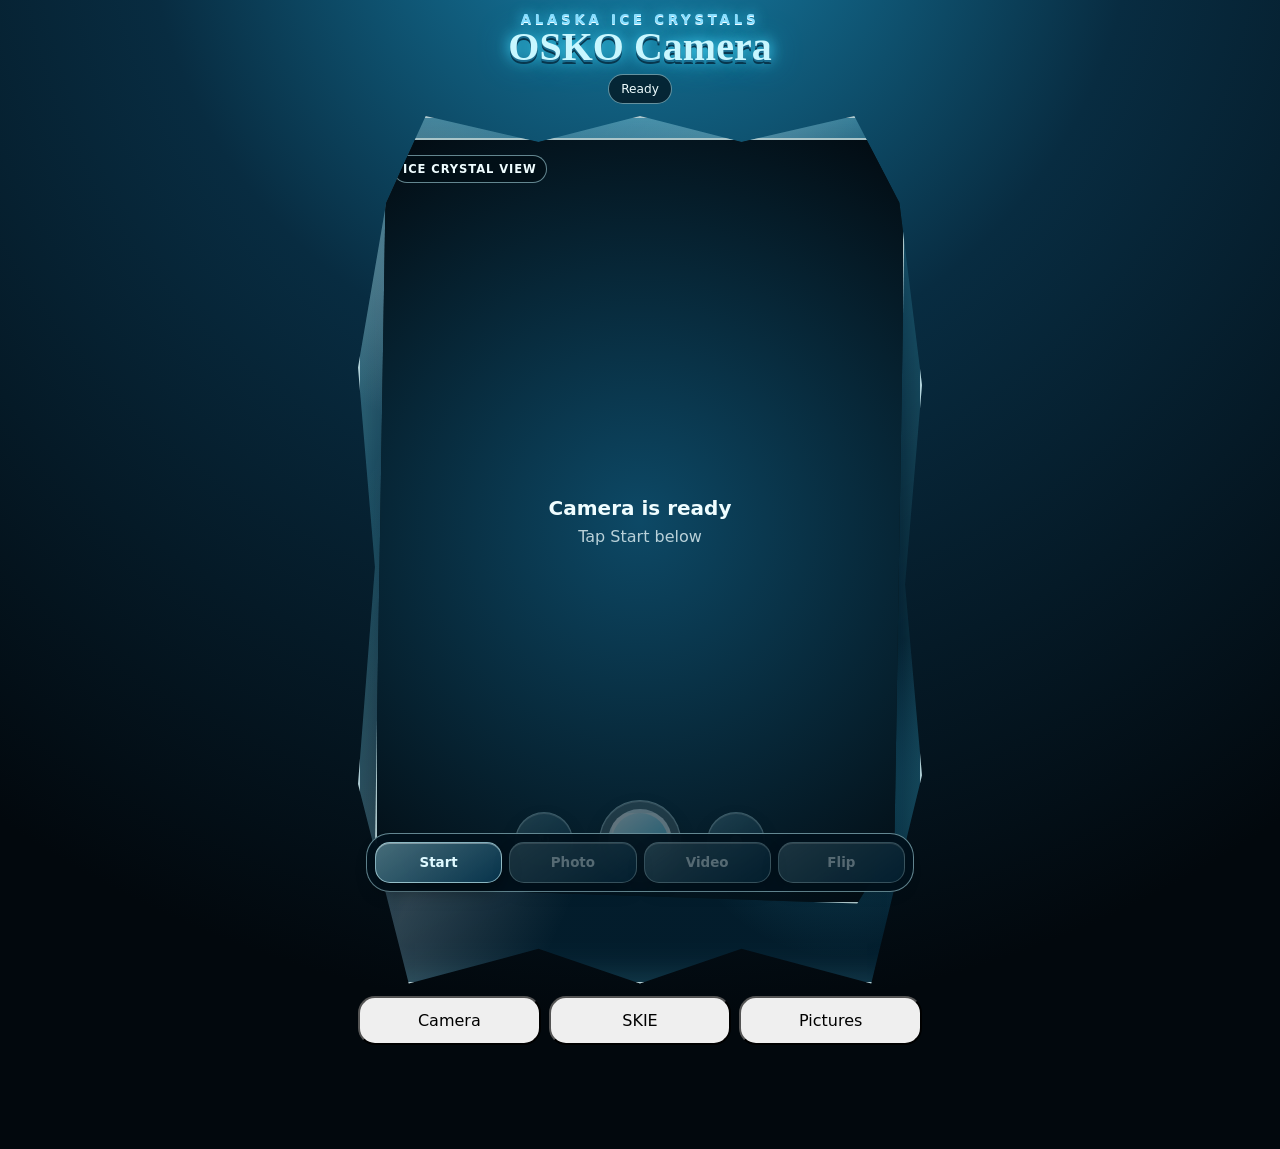
<file: chrome-test-camera-v3.html>
<!doctype html>
<html lang="en">
<head>
<meta charset="utf-8">
<meta name="viewport" content="width=device-width,initial-scale=1,viewport-fit=cover">
<meta name="theme-color" content="#071827">
<title>OSKO Camera — Ice Crystal V3</title>
<style>
:root{--deep:#061522;--sea:#0b4f73;--ice:#8fe7ff;--crystal:#e9fcff;--line:rgba(191,244,255,.52);--glass:rgba(5,31,47,.86)}*{box-sizing:border-box}html,body{margin:0;min-height:100%;background:radial-gradient(circle at 50% -10%,#1784ad 0,#082c41 35%,#02080d 80%);color:#effdff;font-family:system-ui,-apple-system,Segoe UI,sans-serif}button,input,select{font:inherit}.app{max-width:580px;margin:auto;padding:env(safe-area-inset-top) 8px calc(92px + env(safe-area-inset-bottom))}.brand{text-align:center;padding:12px 4px 8px}.brand small{display:block;letter-spacing:.28em;color:#8bdfff;font-weight:800;text-shadow:0 1px #fff,0 0 13px #47d9ff}.brand strong{display:block;font-family:"Brush Script MT","Segoe Script",cursive;font-size:2.5rem;line-height:1;color:#c8f7ff;text-shadow:0 2px 0 #1a6c8f,0 4px 0 #07364d,0 0 14px #45dfff,0 0 30px rgba(38,205,255,.7)}.status{display:inline-block;margin-top:7px;font-size:.76rem;border:1px solid var(--line);background:rgba(2,19,29,.75);padding:7px 12px;border-radius:999px}.crystal-body{position:relative;margin:4px auto 10px;padding:20px 15px 78px;background:linear-gradient(145deg,rgba(218,250,255,.28),rgba(55,171,208,.2) 35%,rgba(3,29,45,.95) 72%);border:2px solid rgba(222,252,255,.78);clip-path:polygon(12% 0,32% 3%,50% 0,68% 3%,88% 0,96% 10%,100% 31%,97% 54%,100% 76%,91% 100%,68% 96%,50% 100%,32% 96%,9% 100%,0 77%,3% 52%,0 29%,5% 10%);box-shadow:0 0 0 4px rgba(80,205,244,.12),0 26px 70px rgba(0,0,0,.65),inset 0 0 38px rgba(110,229,255,.24);overflow:hidden}.crystal-body:before,.crystal-body:after{content:"";position:absolute;inset:0;pointer-events:none}.crystal-body:before{background:linear-gradient(115deg,transparent 18%,rgba(255,255,255,.16) 43%,transparent 60%);animation:sweep 8s linear infinite}.crystal-body:after{background:radial-gradient(circle at 15% 18%,rgba(203,248,255,.25),transparent 18%),radial-gradient(circle at 86% 78%,rgba(63,204,246,.22),transparent 20%)}@keyframes sweep{from{transform:translateX(-100%)}to{transform:translateX(100%)}}.camera-shell{position:relative;z-index:2;overflow:hidden;aspect-ratio:9/13;min-height:510px;border-radius:38px 24px 42px 24px;border:2px solid rgba(218,250,255,.78);background:#01070b;clip-path:polygon(6% 0,94% 0,100% 7%,98% 92%,91% 100%,8% 98%,0 92%,2% 7%);box-shadow:inset 0 0 30px rgba(82,216,255,.2),0 12px 34px rgba(0,0,0,.55)}video{width:100%;height:100%;object-fit:cover;display:block;filter:brightness(var(--bright,1.15));transform:scale(var(--zoom,1))}.off{position:absolute;inset:0;display:grid;place-content:center;text-align:center;background:radial-gradient(circle,#0d4966,#020a10);z-index:2}.off b{font-size:1.25rem}.off span{opacity:.76;margin-top:7px}.badge{position:absolute;top:15px;left:16px;z-index:6;padding:6px 9px;border-radius:999px;background:rgba(1,14,22,.72);border:1px solid var(--line);font-size:.72rem;font-weight:800;letter-spacing:.08em}.record{left:auto;right:16px;color:#ff9ca4}.grid{position:absolute;inset:0;z-index:3;pointer-events:none;background:linear-gradient(to right,transparent 33.1%,rgba(220,250,255,.35) 33.3%,rgba(220,250,255,.35) 33.7%,transparent 33.9%,transparent 66.1%,rgba(220,250,255,.35) 66.3%,rgba(220,250,255,.35) 66.7%,transparent 66.9%),linear-gradient(to bottom,transparent 33.1%,rgba(220,250,255,.35) 33.3%,rgba(220,250,255,.35) 33.7%,transparent 33.9%,transparent 66.1%,rgba(220,250,255,.35) 66.3%,rgba(220,250,255,.35) 66.7%,transparent 66.9%)}.grid[hidden],.record[hidden]{display:none}.count{position:absolute;inset:0;z-index:8;display:grid;place-content:center;font-size:5rem;font-weight:900;text-shadow:0 0 24px #5de4ff}.quick{position:absolute;left:0;right:0;bottom:20px;z-index:7;display:flex;align-items:center;justify-content:center;gap:26px}.quick button,.dock button,.drawer button{border:1px solid rgba(203,248,255,.62);color:#dff9ff;background:linear-gradient(145deg,rgba(167,235,251,.42),rgba(7,54,79,.94));box-shadow:inset 0 1px rgba(255,255,255,.35),0 8px 18px rgba(0,0,0,.38);font-weight:800}.round{width:58px;height:58px;border-radius:50%}.shutter{width:82px!important;height:82px!important;border-radius:50%;padding:8px!important;background:rgba(225,250,255,.3)!important}.shutter span{display:block;width:100%;height:100%;border-radius:50%;background:linear-gradient(145deg,#ecfdff,#69cce9 65%,#17638a);border:4px solid rgba(255,255,255,.78)}button:disabled{opacity:.38}.drawer-row{display:grid;grid-template-columns:repeat(3,1fr);gap:8px;margin:12px 0}.drawer-toggle{padding:13px 8px;border-radius:17px}.drawer{border:1px solid var(--line);background:var(--glass);border-radius:22px;padding:13px;margin:10px 0;box-shadow:inset 0 1px rgba(255,255,255,.12)}.drawer[hidden]{display:none}.drawer h2{font-size:1rem;margin:0 0 10px}.control{display:grid;grid-template-columns:100px 1fr 52px;align-items:center;gap:8px;margin:11px 0;font-size:.88rem}.control input{width:100%}.toggle{display:flex;justify-content:space-between;align-items:center;padding:11px 0;border-top:1px solid rgba(190,244,255,.13)}select{width:100%;padding:10px;border-radius:12px;background:#092c40;color:#eaffff;border:1px solid var(--line)}.skie-box{display:grid;grid-template-columns:1fr auto;gap:8px}.skie-box input{min-width:0;padding:11px;border-radius:13px;border:1px solid var(--line);background:#041b29;color:#eaffff}.skie-box button{padding:10px 14px;border-radius:13px}.reply{margin:10px 0 0;padding:10px;border-radius:13px;background:rgba(72,190,226,.12);min-height:42px}.gallery{display:grid;grid-template-columns:repeat(3,1fr);gap:7px}.shot{position:relative;aspect-ratio:1;border-radius:13px;overflow:hidden;background:#04131e;border:1px solid var(--line)}.shot img,.shot video{width:100%;height:100%;object-fit:cover;transform:none;filter:none}.shot a{position:absolute;right:4px;bottom:4px;background:#02131f;color:white;text-decoration:none;padding:4px 7px;border-radius:8px;font-size:.67rem}.dock{position:fixed;left:50%;bottom:calc(8px + env(safe-area-inset-bottom));transform:translateX(-50%);z-index:20;width:min(548px,calc(100% - 18px));display:grid;grid-template-columns:repeat(4,1fr);gap:7px;padding:8px;border:1px solid var(--line);background:rgba(2,18,28,.93);backdrop-filter:blur(15px);border-radius:24px}.dock button{padding:12px 4px;border-radius:15px;font-size:.84rem}.hidden-canvas{display:none}@media(max-width:390px){.brand strong{font-size:2.15rem}.camera-shell{min-height:470px}.crystal-body{padding-left:11px;padding-right:11px}}
</style>
</head>
<body>
<main class="app">
<header class="brand"><small>ALASKA ICE CRYSTALS</small><strong>OSKO Camera</strong><span id="status" class="status">Ready</span></header>
<section class="crystal-body">
<section class="camera-shell">
<video id="preview" autoplay playsinline muted></video><canvas id="canvas" class="hidden-canvas"></canvas>
<div id="off" class="off"><b>Camera is ready</b><span>Tap Start below</span></div><div class="badge">ICE CRYSTAL VIEW</div><div id="recordBadge" class="badge record" hidden>● RECORDING</div><div id="grid" class="grid" hidden></div><div id="count" class="count" hidden></div>
<div class="quick"><button id="flipQuick" class="round" disabled aria-label="Switch camera">↻</button><button id="photoQuick" class="shutter" disabled aria-label="Take photo"><span></span></button><button id="videoQuick" class="round" disabled aria-label="Record video">●</button></div>
</section>
</section>
<div class="drawer-row"><button class="drawer-toggle" data-panel="cameraPanel">Camera</button><button class="drawer-toggle" data-panel="skiePanel">SKIE</button><button class="drawer-toggle" data-panel="galleryPanel">Pictures</button></div>
<section id="cameraPanel" class="drawer" hidden><h2>Controls inside the camera</h2><label class="control"><span>Brightness</span><input id="brightness" type="range" min="70" max="220" value="115"><output id="brightOut">115%</output></label><label class="control"><span>Digital zoom</span><input id="zoom" type="range" min="1" max="4" step=".1" value="1"><output id="zoomOut">1.0×</output></label><label class="control"><span>Timer</span><select id="timer"><option value="0">Off</option><option value="3">3 sec</option><option value="5">5 sec</option><option value="10">10 sec</option></select><span></span></label><label class="toggle"><span>Grid</span><input id="gridToggle" type="checkbox"></label><label class="toggle"><span>Speak button names</span><input id="speakButtons" type="checkbox"></label></section>
<section id="skiePanel" class="drawer" hidden><h2>Talk to SKIE</h2><div class="skie-box"><input id="skieText" placeholder="Type: take picture, switch camera, start video..."><button id="talkBtn">🎙 Talk</button></div><div id="reply" class="reply">SKIE is ready.</div></section>
<section id="galleryPanel" class="drawer" hidden><h2>Recent photos and videos</h2><div id="gallery" class="gallery"></div></section>
</main>
<nav class="dock"><button id="startBtn">Start</button><button id="photoBtn" disabled>Photo</button><button id="videoBtn" disabled>Video</button><button id="flipBtn" disabled>Flip</button></nav>
<script>
(()=>{let stream=null,facing='environment',recorder=null,chunks=[],recording=false;const $=id=>document.getElementById(id),video=$('preview'),canvas=$('canvas'),status=$('status'),off=$('off'),recordBadge=$('recordBadge'),gallery=$('gallery');const speak=t=>{if(!('speechSynthesis'in window))return;speechSynthesis.cancel();speechSynthesis.speak(new SpeechSynthesisUtterance(t))};function setStatus(t){status.textContent=t}function setEnabled(on){['photoBtn','videoBtn','flipBtn','photoQuick','videoQuick','flipQuick'].forEach(id=>$(id).disabled=!on)}async function start(){try{if(stream)stream.getTracks().forEach(t=>t.stop());stream=await navigator.mediaDevices.getUserMedia({video:{facingMode:{ideal:facing},width:{ideal:3840},height:{ideal:2160}},audio:true});video.srcObject=stream;await video.play();off.hidden=true;setEnabled(true);$('startBtn').textContent='Restart';setStatus('Camera on')}catch(e){setStatus('Permission needed');$('reply').textContent='Chrome needs camera and microphone permission. '+e.message}}function countdown(sec){return new Promise(resolve=>{if(!sec)return resolve();let n=sec,el=$('count');el.hidden=false;el.textContent=n;const id=setInterval(()=>{n--;if(n<=0){clearInterval(id);el.hidden=true;resolve()}else el.textContent=n},1000)})}async function photo(){if(!stream)return;await countdown(Number($('timer').value));const w=video.videoWidth||1920,h=video.videoHeight||1080;canvas.width=w;canvas.height=h;const c=canvas.getContext('2d');c.filter=`brightness(${$('brightness').value/100})`;c.drawImage(video,0,0,w,h);canvas.toBlob(blob=>{const url=URL.createObjectURL(blob),box=document.createElement('div');box.className='shot';box.innerHTML='<img alt="OSKO capture"><a>Save</a>';box.querySelector('img').src=url;const a=box.querySelector('a');a.href=url;a.download='OSKO-'+Date.now()+'.jpg';gallery.prepend(box);setStatus('Photo captured');speak('Picture captured')},'image/jpeg',.96)}function videoRecord(){if(!stream)return;if(recording){recorder.stop();return}chunks=[];recorder=new MediaRecorder(stream);recorder.ondataavailable=e=>{if(e.data.size)chunks.push(e.data)};recorder.onstop=()=>{const blob=new Blob(chunks,{type:recorder.mimeType}),url=URL.createObjectURL(blob),box=document.createElement('div');box.className='shot';box.innerHTML='<video controls playsinline></video><a>Save</a>';box.querySelector('video').src=url;const a=box.querySelector('a');a.href=url;a.download='OSKO-'+Date.now()+'.webm';gallery.prepend(box);recording=false;recordBadge.hidden=true;$('videoBtn').textContent='Video';setStatus('Video saved');speak('Recording stopped')};recorder.start();recording=true;recordBadge.hidden=false;$('videoBtn').textContent='Stop';setStatus('Recording');speak('Recording started')}async function flip(){facing=facing==='environment'?'user':'environment';await start();speak(facing==='environment'?'Rear camera':'Front camera')}function command(raw){const t=raw.toLowerCase().trim();$('skieText').value=raw;let r='I heard '+raw;if(/take|photo|picture/.test(t)){photo();r='Taking a picture.'}else if(/switch|flip|front|rear/.test(t)){flip();r='Switching camera.'}else if(/start.*video|record/.test(t)&&!/stop/.test(t)){if(!recording)videoRecord();r='Starting video.'}else if(/stop.*video|stop.*record/.test(t)){if(recording)videoRecord();r='Stopping video.'}else if(/grid.*on|show grid/.test(t)){$('gridToggle').checked=true;$('grid').hidden=false;r='Grid on.'}else if(/grid.*off|hide grid/.test(t)){$('gridToggle').checked=false;$('grid').hidden=true;r='Grid off.'}else if(/start camera|open camera/.test(t)){start();r='Opening camera.'}$('reply').textContent=r;speak(r)}$('startBtn').onclick=start;$('photoBtn').onclick=$('photoQuick').onclick=photo;$('videoBtn').onclick=$('videoQuick').onclick=videoRecord;$('flipBtn').onclick=$('flipQuick').onclick=flip;$('brightness').oninput=e=>{video.style.setProperty('--bright',e.target.value/100);$('brightOut').value=e.target.value+'%'};$('zoom').oninput=e=>{video.style.setProperty('--zoom',e.target.value);$('zoomOut').value=Number(e.target.value).toFixed(1)+'×'};$('gridToggle').onchange=e=>$('grid').hidden=!e.target.checked;document.querySelectorAll('[data-panel]').forEach(b=>b.onclick=()=>{const p=$(b.dataset.panel),open=p.hidden;document.querySelectorAll('.drawer').forEach(x=>x.hidden=true);p.hidden=!open;if($('speakButtons').checked)speak(b.textContent)});$('skieText').addEventListener('keydown',e=>{if(e.key==='Enter')command(e.target.value)});$('talkBtn').onclick=()=>{const SR=window.SpeechRecognition||window.webkitSpeechRecognition;if(!SR){$('reply').textContent='Voice recognition is not available here. Type the command instead.';return}const r=new SR();r.lang='en-US';r.interimResults=false;r.onstart=()=>{$('reply').textContent='Listening...'};r.onresult=e=>command(e.results[0][0].transcript);r.onerror=e=>{$('reply').textContent='Voice error: '+e.error};r.start()};})();
</script>
</body>
</html>
</file>
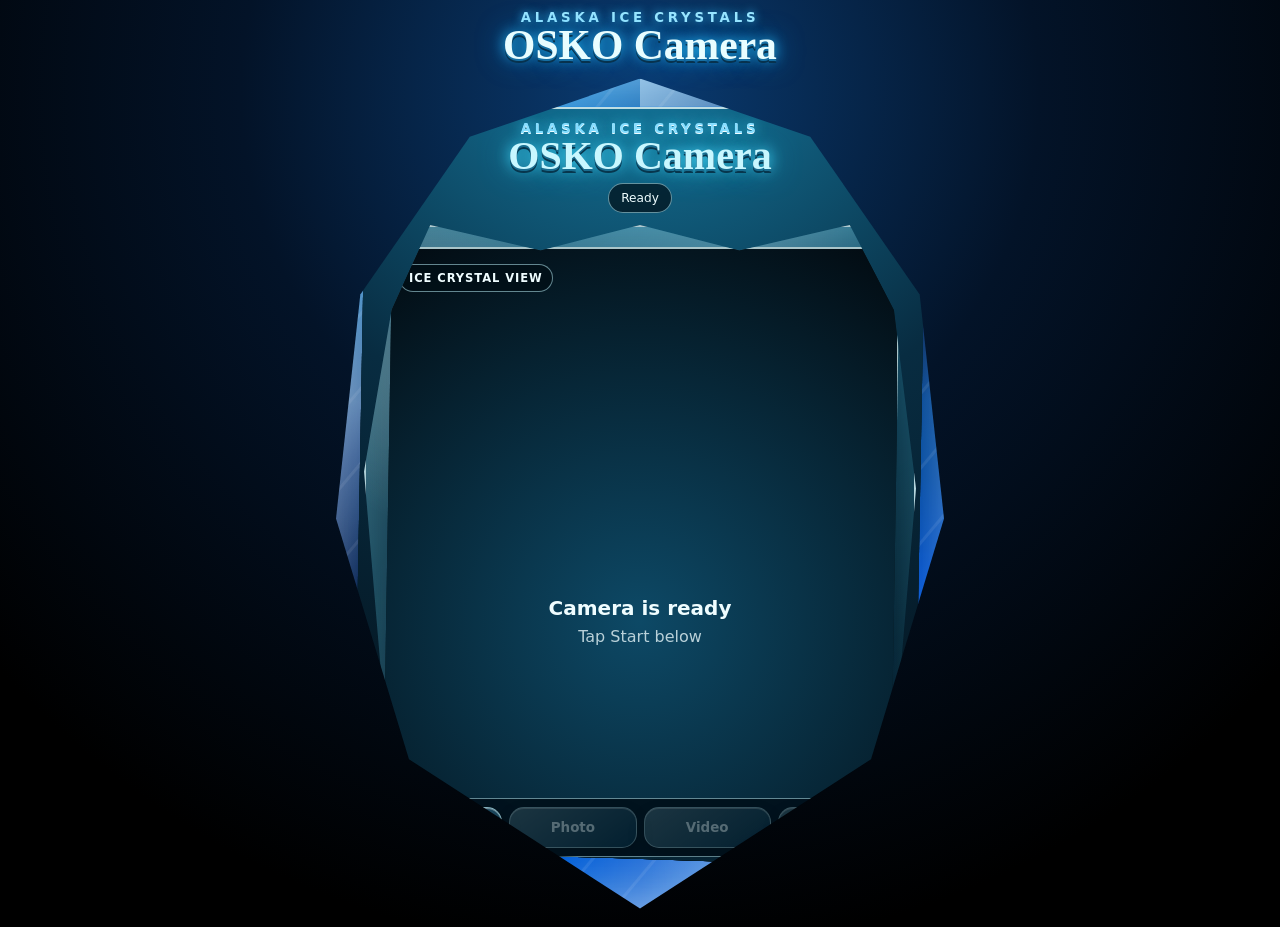
<file: chrome-test-camera-v4.html>
<!doctype html><html lang="en"><head><meta charset="utf-8"><meta name="viewport" content="width=device-width,initial-scale=1,viewport-fit=cover"><meta name="theme-color" content="#02070d"><title>OSKO Camera — Electric Diamond V4</title><style>:root{--line:rgba(216,250,255,.88)}*{box-sizing:border-box}html,body{margin:0;min-height:100%;background:radial-gradient(circle at 50% 10%,#0a3c73 0,#031328 38%,#000 82%);color:white;font-family:system-ui,-apple-system,Segoe UI,sans-serif;overflow-x:hidden}.page{max-width:620px;margin:auto;padding:env(safe-area-inset-top) 6px calc(18px + env(safe-area-inset-bottom))}.title{text-align:center;padding:10px 8px 4px}.title small{display:block;letter-spacing:.28em;font-weight:800;color:#9be8ff;text-shadow:0 0 10px #36c8ff}.title strong{display:block;font-family:"Brush Script MT","Segoe Script",cursive;font-size:2.6rem;line-height:1;color:#e8fdff;text-shadow:0 2px 0 #1770a4,0 4px 0 #07324e,0 0 13px #28c8ff,0 0 28px rgba(0,144,255,.8)}.diamond{position:relative;margin:8px auto 0;padding:28px 18px 42px;clip-path:polygon(50% 0,78% 7%,96% 26%,100% 53%,88% 82%,50% 100%,12% 82%,0 53%,4% 26%,22% 7%);background:linear-gradient(145deg,rgba(242,253,255,.95) 0,rgba(72,184,255,.84) 12%,rgba(6,57,128,.94) 31%,rgba(2,15,45,.98) 52%,rgba(0,102,255,.82) 74%,rgba(218,250,255,.96) 100%);box-shadow:0 0 0 4px rgba(120,220,255,.2),0 30px 90px rgba(0,0,0,.85),inset 0 0 48px rgba(255,255,255,.35);min-height:820px}.diamond:before,.diamond:after{content:"";position:absolute;inset:0;pointer-events:none}.diamond:before{background:conic-gradient(from 0deg at 50% 50%,rgba(255,255,255,.38),transparent 10%,rgba(0,119,255,.35) 20%,transparent 30%,rgba(255,255,255,.28) 40%,transparent 50%,rgba(0,119,255,.4) 60%,transparent 70%,rgba(255,255,255,.3) 80%,transparent 90%);mix-blend-mode:screen;animation:crystalPulse 8s ease-in-out infinite alternate}.diamond:after{background:radial-gradient(circle at 50% 48%,rgba(0,170,255,.32),transparent 38%),repeating-linear-gradient(130deg,transparent 0 24px,rgba(255,255,255,.08) 25px 27px,transparent 28px 48px);animation:iceMove 12s linear infinite}.inner{position:relative;z-index:2;width:100%;height:760px;clip-path:polygon(8% 0,92% 0,100% 7%,98% 92%,90% 100%,10% 98%,0 91%,2% 7%);border:2px solid var(--line);background:#00101c;box-shadow:inset 0 0 35px rgba(35,196,255,.35),0 0 28px rgba(0,132,255,.65);overflow:hidden}.inner iframe{width:100%;height:100%;border:0;background:#00101c}@keyframes crystalPulse{from{opacity:.55;filter:saturate(1)}to{opacity:.9;filter:saturate(1.35)}}@keyframes iceMove{from{transform:translateY(-2%)}to{transform:translateY(2%)}}@media(max-width:420px){.title strong{font-size:2.2rem}.diamond{padding:22px 12px 34px;min-height:760px}.inner{height:700px}}</style></head><body><main class="page"><header class="title"><small>ALASKA ICE CRYSTALS</small><strong>OSKO Camera</strong></header><section class="diamond" aria-label="Electric blue diamond ice crystal camera housing"><div class="inner"><iframe src="chrome-test-camera-v3.html?v=4" title="OSKO Camera V3 inside diamond housing" allow="camera; microphone; fullscreen" loading="eager"></iframe></div></section></main></body></html>
</file>
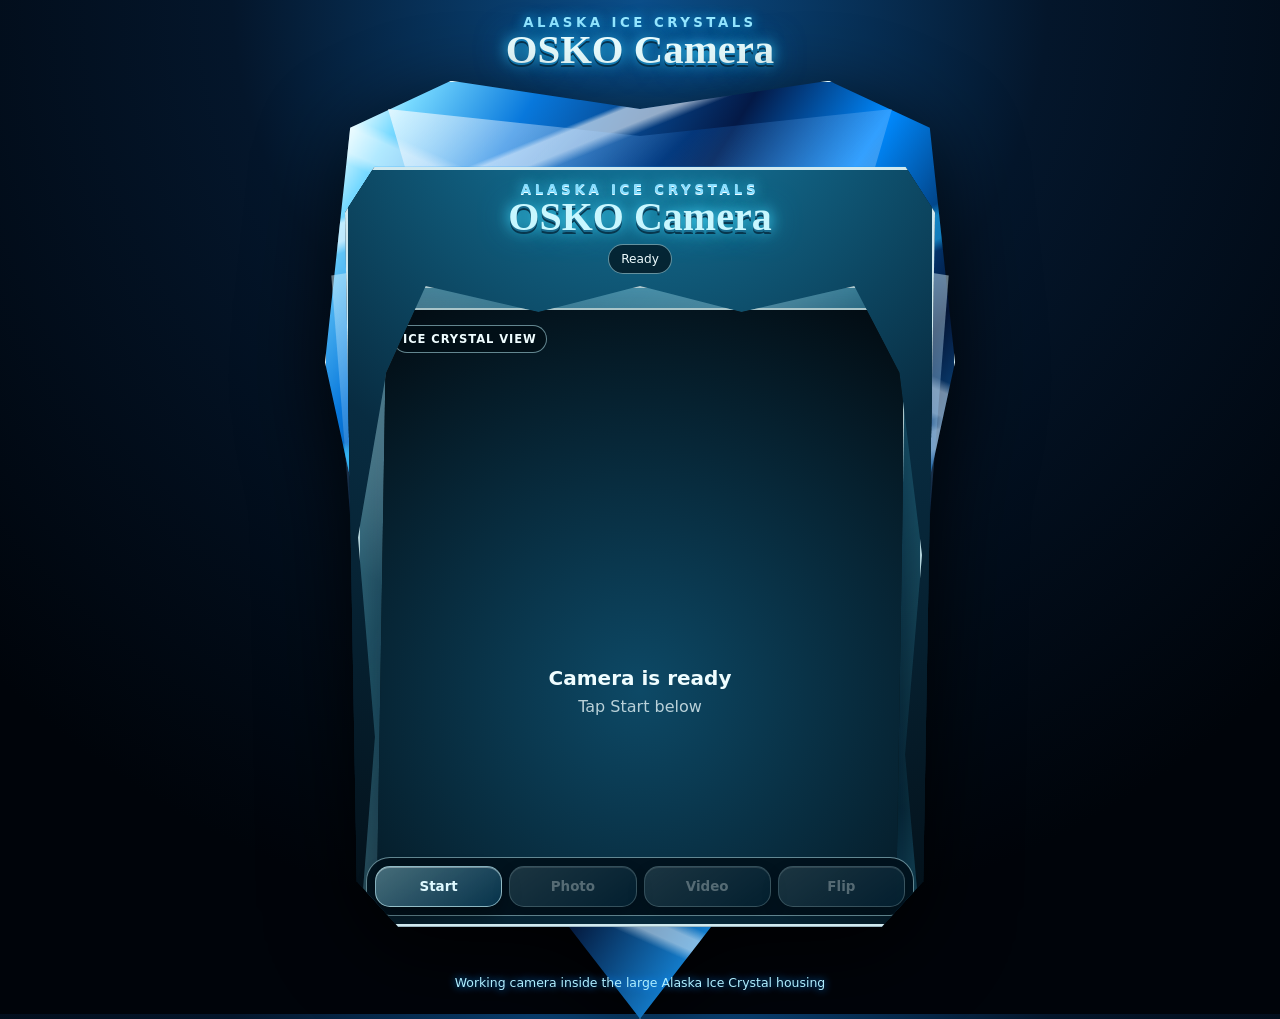
<file: chrome-test-camera-v5.html>
<!doctype html><html lang="en"><head><meta charset="utf-8"><meta name="viewport" content="width=device-width,initial-scale=1,viewport-fit=cover"><meta name="theme-color" content="#020913"><title>OSKO Camera — Crystal Reference V5</title><style>*{box-sizing:border-box}html,body{margin:0;min-height:100%;background:radial-gradient(circle at 50% 0,#0b4e89 0,#04162b 34%,#00040a 78%);color:#fff;font-family:system-ui,-apple-system,Segoe UI,sans-serif}.page{width:min(100%,640px);margin:auto;padding:8px 5px 24px}.brand{text-align:center;padding:7px 4px 10px}.brand small{display:block;letter-spacing:.26em;font-weight:900;color:#9cecff;text-shadow:0 0 12px #16bfff}.brand strong{display:block;font-family:"Brush Script MT","Segoe Script",cursive;font-size:2.55rem;line-height:1;color:#e8fdff;text-shadow:0 2px 0 #1682bc,0 4px 0 #07334f,0 0 14px #35d6ff,0 0 32px #087bdc}.crystal{position:relative;width:100%;margin:auto;padding:86px 20px 92px;isolation:isolate;filter:drop-shadow(0 25px 42px rgba(0,0,0,.85))}.crystal:before{content:"";position:absolute;inset:0;z-index:-3;clip-path:polygon(4% 5%,20% 0,50% 3%,80% 0,96% 5%,100% 30%,88% 67%,50% 100%,12% 67%,0 30%);background:linear-gradient(122deg,#eafdff 0 4%,#77d9ff 8%,#0878dc 18%,#041946 36%,#008aff 48%,#031334 63%,#168ee5 77%,#bcefff 94%,#fff 100%);border:1px solid #dffaff}.crystal:after{content:"";position:absolute;inset:0;z-index:-2;clip-path:polygon(4% 5%,20% 0,50% 3%,80% 0,96% 5%,100% 30%,88% 67%,50% 100%,12% 67%,0 30%);background:linear-gradient(158deg,transparent 0 12%,rgba(255,255,255,.6) 12.5% 14%,transparent 15% 31%,rgba(28,172,255,.55) 32% 34%,transparent 35% 49%,rgba(255,255,255,.48) 50% 51.5%,transparent 53% 69%,rgba(0,116,255,.65) 70% 72%,transparent 73%),linear-gradient(24deg,transparent 0 18%,rgba(255,255,255,.5) 19% 20%,transparent 21% 44%,rgba(38,174,255,.6) 45% 47%,transparent 48% 71%,rgba(255,255,255,.45) 72% 74%,transparent 75%);mix-blend-mode:screen;opacity:.95}.facet{position:absolute;pointer-events:none;z-index:-1}.topfacet{left:10%;right:10%;top:3%;height:24%;clip-path:polygon(0 0,50% 12%,100% 0,87% 100%,50% 72%,13% 100%);background:linear-gradient(135deg,rgba(255,255,255,.68),rgba(0,123,255,.16) 45%,rgba(255,255,255,.42));border-bottom:2px solid rgba(220,249,255,.65)}.leftfacet{left:1%;top:18%;width:26%;height:55%;clip-path:polygon(0 5%,100% 0,67% 100%,18% 78%);background:linear-gradient(135deg,rgba(222,248,255,.5),rgba(0,101,218,.2) 45%,rgba(0,30,90,.58));border-right:1px solid rgba(221,249,255,.55)}.rightfacet{right:1%;top:18%;width:26%;height:55%;clip-path:polygon(0 0,100% 5%,82% 78%,33% 100%);background:linear-gradient(225deg,rgba(222,248,255,.5),rgba(0,101,218,.2) 45%,rgba(0,30,90,.58));border-left:1px solid rgba(221,249,255,.55)}.camera{position:relative;z-index:3;width:100%;height:760px;border:3px solid rgba(224,250,255,.93);clip-path:polygon(5% 0,95% 0,100% 6%,98% 94%,91% 100%,9% 100%,2% 94%,0 6%);background:#00101d;box-shadow:0 0 0 5px rgba(30,180,255,.22),0 0 35px #008cff,inset 0 0 32px rgba(65,205,255,.36);overflow:hidden}.camera iframe{width:100%;height:100%;border:0;background:#00101d}.bolt{position:absolute;z-index:2;pointer-events:none;opacity:.9;filter:drop-shadow(0 0 5px #69deff)}.bolt.one{left:5%;top:25%;width:20%;height:35%;clip-path:polygon(42% 0,100% 0,60% 39%,86% 39%,10% 100%,38% 53%,0 53%);background:linear-gradient(#efffff,#64dcff,#087eff)}.bolt.two{right:5%;top:29%;width:18%;height:31%;clip-path:polygon(54% 0,100% 0,65% 40%,100% 40%,12% 100%,40% 55%,0 55%);background:linear-gradient(#efffff,#64dcff,#087eff);transform:scaleX(-1)}.note{text-align:center;color:#aeeeff;font-size:.78rem;margin-top:-44px;position:relative;z-index:4;text-shadow:0 0 8px #008cff}@media(max-width:430px){.page{padding-left:2px;padding-right:2px}.brand strong{font-size:2.2rem}.crystal{padding:72px 13px 80px}.camera{height:700px}.bolt{opacity:.72}}</style></head><body><main class="page"><header class="brand"><small>ALASKA ICE CRYSTALS</small><strong>OSKO Camera</strong></header><section class="crystal" aria-label="Large blue faceted ice crystal camera housing"><i class="facet topfacet"></i><i class="facet leftfacet"></i><i class="facet rightfacet"></i><i class="bolt one"></i><i class="bolt two"></i><div class="camera"><iframe src="chrome-test-camera-v3.html?v=5" title="Working OSKO Camera" allow="camera; microphone; fullscreen" loading="eager"></iframe></div></section><div class="note">Working camera inside the large Alaska Ice Crystal housing</div></main></body></html>
</file>
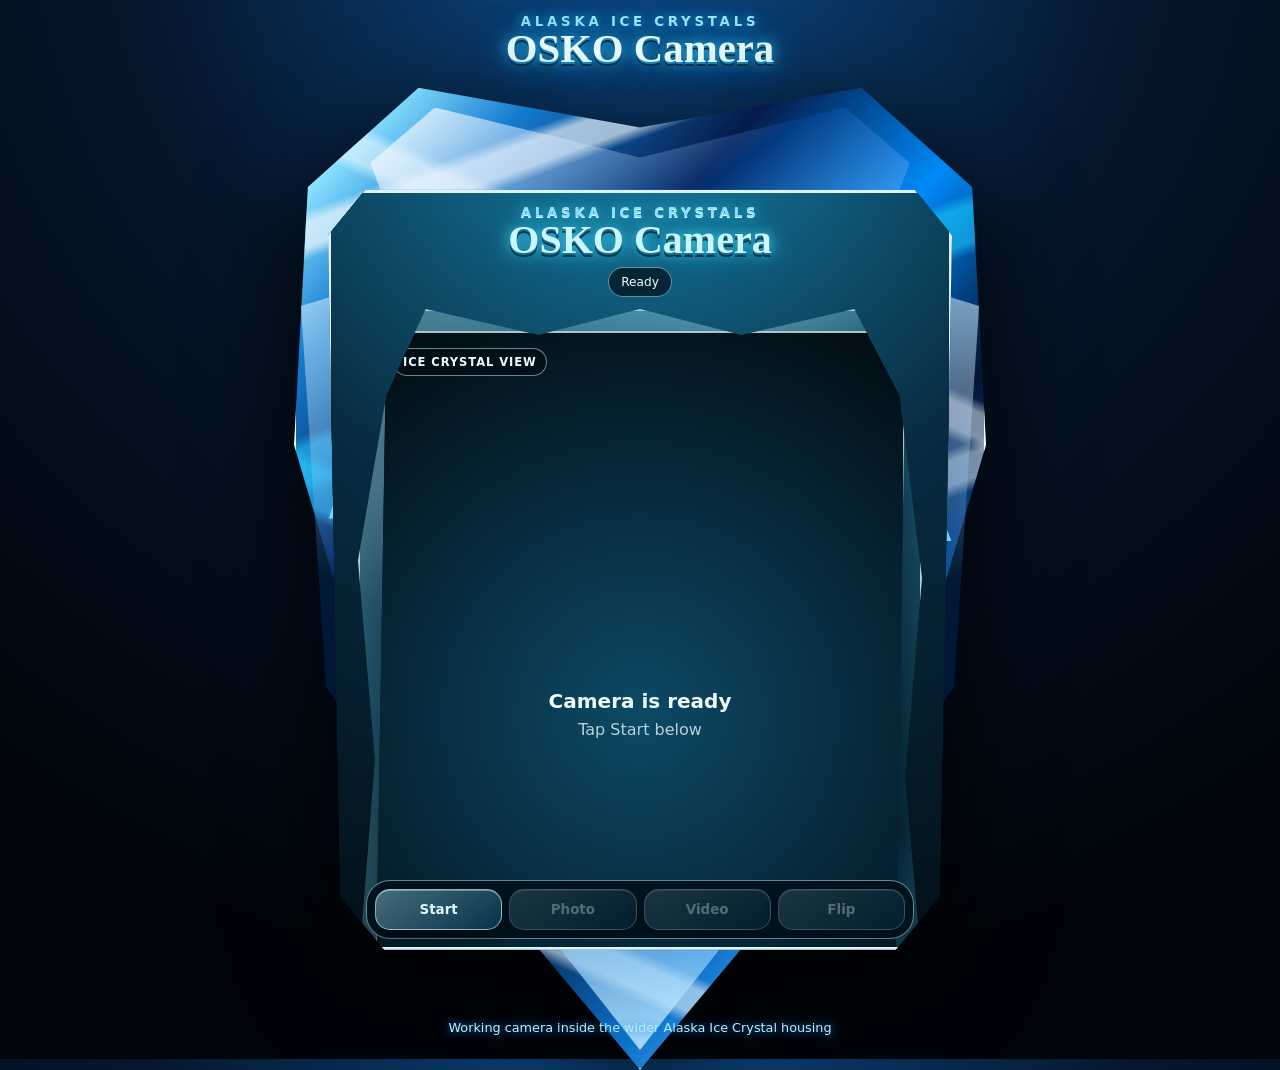
<file: chrome-test-camera-v6.html>
<!doctype html><html lang="en"><head><meta charset="utf-8"><meta name="viewport" content="width=device-width,initial-scale=1,viewport-fit=cover"><meta name="theme-color" content="#020712"><title>OSKO Camera — Wide Crystal V6</title><style>*{box-sizing:border-box}html,body{margin:0;min-height:100%;background:radial-gradient(circle at 50% -10%,#0c4e8e 0,#06162c 38%,#00050b 82%);color:#fff;font-family:system-ui,-apple-system,Segoe UI,sans-serif}.page{width:min(100%,700px);margin:auto;padding:8px 4px 24px}.brand{text-align:center;padding:6px 4px 2px}.brand small{display:block;letter-spacing:.28em;font-weight:900;color:#9deaff;text-shadow:0 0 12px #22c8ff}.brand strong{display:block;font-family:"Brush Script MT","Segoe Script",cursive;font-size:2.55rem;line-height:1;color:#ebfdff;text-shadow:0 2px 0 #1788c2,0 4px 0 #06314d,0 0 15px #32d8ff,0 0 34px #0879d8}.stage{position:relative;margin:6px auto 0;padding:112px 34px 120px;filter:drop-shadow(0 30px 52px rgba(0,0,0,.88));isolation:isolate}.stage:before{content:"";position:absolute;inset:0;z-index:-4;clip-path:polygon(2% 11%,18% 1%,50% 5%,82% 1%,98% 11%,100% 37%,86% 70%,50% 100%,14% 70%,0 37%);background:linear-gradient(132deg,#f4feff 0 4%,#8be1ff 7%,#147bd0 16%,#051b4a 31%,#008af7 46%,#041336 60%,#0d72ca 76%,#8fdfff 93%,#fff 100%);border:2px solid #e9fcff}.stage:after{content:"";position:absolute;inset:0;z-index:-3;clip-path:polygon(2% 11%,18% 1%,50% 5%,82% 1%,98% 11%,100% 37%,86% 70%,50% 100%,14% 70%,0 37%);background:linear-gradient(160deg,transparent 0 11%,rgba(255,255,255,.62) 12% 14%,transparent 15% 29%,rgba(26,169,255,.56) 30% 33%,transparent 34% 49%,rgba(255,255,255,.46) 50% 52%,transparent 53% 69%,rgba(0,119,255,.62) 70% 73%,transparent 74%),linear-gradient(24deg,transparent 0 17%,rgba(255,255,255,.52) 18% 20%,transparent 21% 43%,rgba(35,178,255,.6) 44% 47%,transparent 48% 71%,rgba(255,255,255,.48) 72% 74%,transparent 75%);mix-blend-mode:screen}.facet{position:absolute;pointer-events:none;z-index:-2}.top{left:11%;right:11%;top:3%;height:28%;clip-path:polygon(0 20%,12% 0,50% 18%,88% 0,100% 20%,84% 100%,50% 72%,16% 100%);background:linear-gradient(145deg,rgba(255,255,255,.76),rgba(0,117,255,.14) 48%,rgba(255,255,255,.44));border-bottom:2px solid rgba(226,250,255,.72)}.left{left:1%;top:17%;width:28%;height:60%;clip-path:polygon(0 10%,100% 0,67% 100%,13% 74%);background:linear-gradient(145deg,rgba(231,251,255,.62),rgba(0,104,225,.18) 48%,rgba(0,25,79,.66));border-right:1px solid rgba(225,250,255,.58)}.right{right:1%;top:17%;width:28%;height:60%;clip-path:polygon(0 0,100% 10%,87% 74%,33% 100%);background:linear-gradient(215deg,rgba(231,251,255,.62),rgba(0,104,225,.18) 48%,rgba(0,25,79,.66));border-left:1px solid rgba(225,250,255,.58)}.bottom{left:18%;right:18%;bottom:2%;height:39%;clip-path:polygon(0 0,50% 30%,100% 0,79% 58%,50% 100%,21% 58%);background:linear-gradient(180deg,rgba(0,61,155,.12),rgba(0,126,255,.5) 40%,rgba(213,247,255,.76) 100%)}.camera{position:relative;z-index:4;width:100%;height:760px;clip-path:polygon(6% 0,94% 0,100% 6%,98% 93%,91% 100%,9% 100%,2% 93%,0 6%);border:3px solid rgba(230,251,255,.96);background:#00101d;box-shadow:0 0 0 6px rgba(39,180,255,.22),0 0 42px #008cff,inset 0 0 34px rgba(63,205,255,.34);overflow:hidden}.camera iframe{width:100%;height:100%;border:0;background:#00101d}.spark{position:absolute;z-index:3;pointer-events:none;filter:drop-shadow(0 0 7px #7be6ff);opacity:.9}.s1{left:5%;top:28%;width:18%;height:31%;clip-path:polygon(45% 0,100% 0,61% 39%,88% 39%,9% 100%,37% 53%,0 53%);background:linear-gradient(#fff,#7fe7ff,#057cff)}.s2{right:5%;top:30%;width:18%;height:31%;clip-path:polygon(55% 0,100% 0,63% 39%,100% 39%,12% 100%,40% 54%,0 54%);background:linear-gradient(#fff,#7fe7ff,#057cff);transform:scaleX(-1)}.note{text-align:center;margin-top:-50px;position:relative;z-index:5;color:#b9efff;font-size:.8rem;text-shadow:0 0 9px #008cff}@media(max-width:430px){.brand strong{font-size:2.18rem}.stage{padding:92px 12px 102px}.camera{height:700px}.spark{opacity:.72}}</style></head><body><main class="page"><header class="brand"><small>ALASKA ICE CRYSTALS</small><strong>OSKO Camera</strong></header><section class="stage" aria-label="Wide faceted Alaska ice crystal camera"><i class="facet top"></i><i class="facet left"></i><i class="facet right"></i><i class="facet bottom"></i><i class="spark s1"></i><i class="spark s2"></i><div class="camera"><iframe src="chrome-test-camera-v3.html?v=6" title="Working OSKO Camera" allow="camera; microphone; fullscreen" loading="eager"></iframe></div></section><div class="note">Working camera inside the wider Alaska Ice Crystal housing</div></main></body></html>
</file>
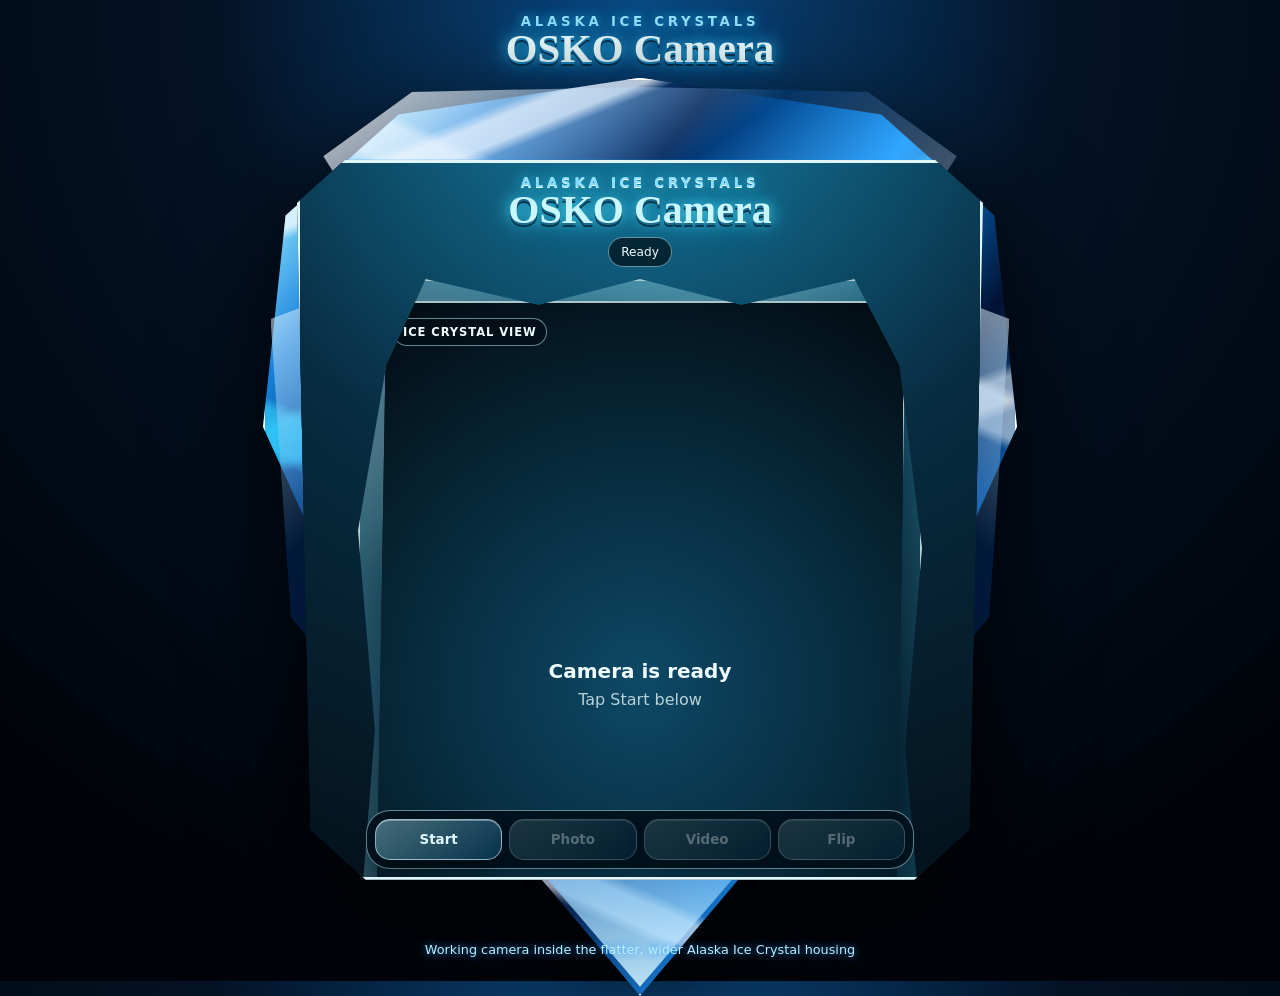
<file: chrome-test-camera-v7.html>
<!doctype html><html lang="en"><head><meta charset="utf-8"><meta name="viewport" content="width=device-width,initial-scale=1,viewport-fit=cover"><meta name="theme-color" content="#020712"><title>OSKO Camera — Flat Wide Crystal V7</title><style>*{box-sizing:border-box}html,body{margin:0;min-height:100%;background:radial-gradient(circle at 50% 0,#0b4b85 0,#041326 36%,#00040a 82%);color:#fff;font-family:system-ui,-apple-system,Segoe UI,sans-serif}.page{width:min(100%,760px);margin:auto;padding:8px 3px 24px}.brand{text-align:center;padding:6px 4px 0}.brand small{display:block;letter-spacing:.28em;font-weight:900;color:#9deaff;text-shadow:0 0 12px #22c8ff}.brand strong{display:block;font-family:"Brush Script MT","Segoe Script",cursive;font-size:2.55rem;line-height:1;color:#ebfdff;text-shadow:0 2px 0 #1788c2,0 4px 0 #06314d,0 0 15px #32d8ff,0 0 34px #0879d8}.crystal{position:relative;margin:8px auto 0;padding:82px 34px 116px;filter:drop-shadow(0 30px 55px rgba(0,0,0,.9));isolation:isolate}.crystal:before{content:"";position:absolute;inset:0;z-index:-5;clip-path:polygon(3% 15%,18% 4%,50% 0,82% 4%,97% 15%,100% 38%,84% 67%,50% 100%,16% 67%,0 38%);background:linear-gradient(128deg,#f7feff 0 3%,#91e6ff 7%,#157fda 16%,#031941 31%,#0797ff 47%,#021133 62%,#1679cf 76%,#a6e8ff 94%,#fff 100%);border:2px solid #ebfdff}.crystal:after{content:"";position:absolute;inset:0;z-index:-4;clip-path:polygon(3% 15%,18% 4%,50% 0,82% 4%,97% 15%,100% 38%,84% 67%,50% 100%,16% 67%,0 38%);background:linear-gradient(158deg,transparent 0 10%,rgba(255,255,255,.7) 11% 13%,transparent 14% 28%,rgba(34,176,255,.6) 29% 32%,transparent 33% 48%,rgba(255,255,255,.5) 49% 51%,transparent 52% 68%,rgba(0,118,255,.68) 69% 72%,transparent 73%),linear-gradient(24deg,transparent 0 18%,rgba(255,255,255,.56) 19% 21%,transparent 22% 43%,rgba(40,180,255,.64) 44% 47%,transparent 48% 70%,rgba(255,255,255,.5) 71% 74%,transparent 75%);mix-blend-mode:screen}.rim,.side,.point{position:absolute;pointer-events:none;z-index:-2}.rim{left:8%;right:8%;top:1%;height:27%;clip-path:polygon(0 28%,14% 2%,50% 0,86% 2%,100% 28%,82% 100%,50% 76%,18% 100%);background:linear-gradient(145deg,rgba(255,255,255,.8),rgba(0,123,255,.16) 48%,rgba(255,255,255,.46));border-bottom:2px solid rgba(231,252,255,.8)}.side.left{left:1%;top:17%;width:30%;height:58%;clip-path:polygon(0 16%,100% 0,63% 100%,9% 72%);background:linear-gradient(145deg,rgba(239,253,255,.66),rgba(0,103,226,.2) 48%,rgba(0,23,72,.7))}.side.right{right:1%;top:17%;width:30%;height:58%;clip-path:polygon(0 0,100% 16%,91% 72%,37% 100%);background:linear-gradient(215deg,rgba(239,253,255,.66),rgba(0,103,226,.2) 48%,rgba(0,23,72,.7))}.point{left:20%;right:20%;bottom:1%;height:40%;clip-path:polygon(0 0,50% 27%,100% 0,80% 57%,50% 100%,20% 57%);background:linear-gradient(180deg,rgba(0,49,139,.08),rgba(0,136,255,.56) 45%,rgba(224,250,255,.82) 100%)}.camera{position:relative;z-index:4;width:100%;height:720px;clip-path:polygon(7% 0,93% 0,100% 6%,98% 93%,90% 100%,10% 100%,2% 93%,0 6%);border:3px solid rgba(232,252,255,.97);background:#00101d;box-shadow:0 0 0 6px rgba(39,180,255,.22),0 0 45px #008cff,inset 0 0 38px rgba(63,205,255,.36);overflow:hidden}.camera iframe{width:100%;height:100%;border:0;background:#00101d}.icecore{position:absolute;left:24%;right:24%;top:18%;height:30%;z-index:3;pointer-events:none;border-radius:50%;background:radial-gradient(circle,rgba(176,242,255,.45),rgba(0,130,255,.18) 45%,transparent 72%);filter:blur(1px);mix-blend-mode:screen}.note{text-align:center;margin-top:-54px;position:relative;z-index:5;color:#b9efff;font-size:.8rem;text-shadow:0 0 9px #008cff}@media(max-width:430px){.brand strong{font-size:2.18rem}.crystal{padding:72px 10px 96px}.camera{height:690px}}</style></head><body><main class="page"><header class="brand"><small>ALASKA ICE CRYSTALS</small><strong>OSKO Camera</strong></header><section class="crystal" aria-label="Flat wide faceted Alaska ice crystal camera"><i class="rim"></i><i class="side left"></i><i class="side right"></i><i class="point"></i><i class="icecore"></i><div class="camera"><iframe src="chrome-test-camera-v3.html?v=7" title="Working OSKO Camera" allow="camera; microphone; fullscreen" loading="eager"></iframe></div></section><div class="note">Working camera inside the flatter, wider Alaska Ice Crystal housing</div></main></body></html>
</file>
<file: styles.css>
[hidden]{display:none!important}:root{color-scheme:dark;font-family:Inter,system-ui,-apple-system,BlinkMacSystemFont,"Segoe UI",sans-serif;background:#04111d;color:#f4fbff}*{box-sizing:border-box}body{margin:0;min-height:100vh;background:radial-gradient(circle at top,#123752 0,#071827 38%,#030b12 100%);padding-bottom:92px}body.selfie-light{background:#fff;color:#071827}.app-shell{width:min(100%,760px);margin:0 auto;padding:max(18px,env(safe-area-inset-top)) 16px max(28px,env(safe-area-inset-bottom))}.topbar,.section-heading{display:flex;align-items:center;justify-content:space-between;gap:16px}.eyebrow{margin:0;color:#66d9ff;font-size:.78rem;font-weight:800;letter-spacing:.2em}h1{margin:2px 0 16px;font-size:clamp(2rem,8vw,3.4rem)}h2{margin:0;font-size:1.1rem}.status{border:1px solid rgba(102,217,255,.35);background:rgba(9,38,57,.9);color:#bcefff;padding:8px 12px;border-radius:999px;font-size:.85rem}.camera-card{position:relative;overflow:hidden;height:min(68vh,620px);min-height:390px;background:#000;border:1px solid rgba(255,255,255,.12);border-radius:28px;box-shadow:0 24px 70px rgba(0,0,0,.55)}body.selfie-light .camera-card{box-shadow:0 0 0 12px #fff,0 0 50px 20px rgba(255,255,255,.96)}#preview{width:100%;height:100%;object-fit:cover;display:block;transition:filter .18s ease,transform .2s ease;pointer-events:none;transform-origin:center}.empty-state{position:absolute;inset:0;display:grid;place-content:center;text-align:center;gap:8px;color:#b9cbd7;background:linear-gradient(160deg,rgba(4,17,29,.75),rgba(0,0,0,.88));pointer-events:none}.empty-state strong{color:#fff;font-size:1.25rem}.recording-badge,.steady-badge,.mode-badge{position:absolute;top:16px;padding:8px 12px;border-radius:999px;font-weight:800;pointer-events:none;z-index:34}.recording-badge{left:16px;background:rgba(180,0,0,.86)}.steady-badge{left:50%;transform:translateX(-50%);background:rgba(15,110,74,.88);border:1px solid rgba(150,255,207,.7);color:#d9ffec}.mode-badge{right:76px;background:rgba(26,28,63,.86);border:1px solid rgba(180,185,255,.5);font-size:.72rem;letter-spacing:.05em}.countdown{position:absolute;inset:0;display:grid;place-items:center;background:rgba(0,0,0,.35);font-size:clamp(5rem,28vw,10rem);font-weight:900;z-index:6;pointer-events:none}.grid-overlay{position:absolute;inset:0;pointer-events:none;background-image:linear-gradient(to right,transparent 33%,rgba(255,255,255,.45) 33.3%,transparent 33.6%,transparent 66%,rgba(255,255,255,.45) 66.3%,transparent 66.6%),linear-gradient(to bottom,transparent 33%,rgba(255,255,255,.45) 33.3%,transparent 33.6%,transparent 66%,rgba(255,255,255,.45) 66.3%,transparent 66.6%)}button,input,select{font:inherit;touch-action:manipulation}.quick-light,.fullscreen-btn{position:absolute;top:14px;z-index:35;min-height:0;background:rgba(7,24,39,.9);border:2px solid rgba(255,255,255,.82);color:#fff}.quick-light{left:14px;height:50px;padding:0 12px;border-radius:999px;font-size:.72rem;font-weight:800}.quick-light.active{background:#ffd84a;color:#151515}.quick-light.unavailable{background:rgba(90,90,90,.9);color:#eee}.fullscreen-btn{right:14px;width:50px;height:50px;padding:0;border-radius:999px;font-size:1.4rem}.viewfinder-controls{position:absolute;left:0;right:0;bottom:16px;display:grid;grid-template-columns:64px 88px 64px;justify-content:center;align-items:center;gap:22px;z-index:30;pointer-events:none}.viewfinder-controls button{pointer-events:auto;border-radius:999px;min-height:0;padding:0;display:grid;place-items:center;background:rgba(7,24,39,.88);border:2px solid rgba(255,255,255,.9);color:#fff}.viewfinder-small{width:58px;height:58px;font-size:2rem}.shutter{width:82px;height:82px}.shutter span{width:62px;height:62px;border-radius:999px;background:#fff;display:block}.record-dot{color:#ff4b55}.error-box{margin:14px 0 0;padding:13px 15px;border-radius:14px;background:#4c1e23;border:1px solid #a94b57;color:#ffe9ec;font-weight:650}.primary-actions{display:grid;grid-template-columns:repeat(2,minmax(0,1fr));gap:10px;margin:14px 0}.settings-panel{margin:12px 0;border:1px solid rgba(255,255,255,.13);border-radius:18px;background:#0b2131;overflow:hidden}.settings-panel summary{cursor:pointer;padding:16px;font-weight:800;color:#dff6ff;list-style:none}.settings-panel summary::-webkit-details-marker{display:none}.settings-panel[open] summary{border-bottom:1px solid rgba(255,255,255,.12)}.quick-tools{display:grid;grid-template-columns:repeat(2,minmax(0,1fr));gap:10px;padding:12px}.tool-row,.toggle,.select-tool{min-height:48px;border:1px solid rgba(255,255,255,.12);border-radius:14px;background:#10283a;padding:10px 12px;color:#dff6ff}.tool-row{grid-column:1/-1;display:grid;grid-template-columns:auto 1fr auto;align-items:center;gap:10px}.tool-row input{width:100%}.toggle{display:flex;align-items:center;gap:9px}.toggle input{width:22px;height:22px}.select-tool{display:flex;align-items:center;justify-content:space-between;gap:8px}.mode-tool{grid-column:1/-1}.select-tool select{background:#10283a;color:#fff;border:1px solid rgba(255,255,255,.15);border-radius:9px;padding:6px}button,.native-button{min-height:52px;border:1px solid rgba(255,255,255,.14);border-radius:16px;background:#10283a;color:#fff;font-weight:750;padding:12px 14px;text-align:center}.native-button{display:grid;place-items:center;margin:12px 0;background:#17364b}.native-button input{display:none}button:disabled{opacity:.42}button.primary{background:linear-gradient(135deg,#20a9d7,#14729e)}button.danger{background:linear-gradient(135deg,#b7192d,#7b0f1d)}.text-button{min-height:auto;background:transparent;border:0;color:#75dcff;padding:8px}.gallery-section{margin-top:18px}.gallery{display:grid;grid-template-columns:repeat(2,minmax(0,1fr));gap:12px;margin-top:14px}.gallery-empty{grid-column:1/-1;color:#92a9b7;text-align:center;padding:28px 10px;border:1px dashed rgba(255,255,255,.15);border-radius:18px}.capture-item{overflow:hidden;border-radius:18px;background:#0c2130;border:1px solid rgba(255,255,255,.11)}.capture-item img,.capture-item video{width:100%;aspect-ratio:1/1;object-fit:cover;background:#000}.capture-mode{padding:7px 10px 0;color:#75dcff;font-size:.72rem;font-weight:800;letter-spacing:.08em}.capture-actions{display:grid;grid-template-columns:repeat(3,1fr);gap:8px;padding:10px}.capture-actions a,.capture-actions button{min-height:40px;display:grid;place-items:center;text-decoration:none;border-radius:12px;background:#17364b;color:#fff;font-weight:700;font-size:.75rem;border:0;padding:8px}.bottom-dock{position:fixed;left:0;right:0;bottom:0;z-index:100;display:grid;grid-template-columns:repeat(4,1fr);gap:8px;padding:10px max(10px,env(safe-area-inset-right)) calc(10px + env(safe-area-inset-bottom)) max(10px,env(safe-area-inset-left));background:rgba(3,11,18,.96);border-top:1px solid rgba(255,255,255,.12)}.bottom-dock button{min-height:54px;padding:8px;border-radius:14px}.camera-card:fullscreen{width:100vw;height:100vh;border-radius:0}.scan-frame{position:absolute;inset:12% 7% 18%;z-index:12;border:3px solid rgba(105,231,255,.95);border-radius:16px;box-shadow:0 0 0 999px rgba(0,0,0,.18);pointer-events:none}.scan-frame:before,.scan-frame:after,.scan-frame span:before,.scan-frame span:after{content:"";position:absolute;width:34px;height:34px;border-color:#fff;border-style:solid}.scan-frame:before{left:-5px;top:-5px;border-width:5px 0 0 5px;border-radius:10px 0 0}.scan-frame:after{right:-5px;top:-5px;border-width:5px 5px 0 0;border-radius:0 10px 0 0}.scan-frame span:before{left:-5px;bottom:-5px;border-width:0 0 5px 5px;border-radius:0 0 0 10px}.scan-frame span:after{right:-5px;bottom:-5px;border-width:0 5px 5px 0;border-radius:0 0 10px}.scanner-controls{grid-column:1/-1;display:grid;grid-template-columns:repeat(2,minmax(0,1fr));gap:10px;padding:12px;border:1px solid rgba(102,217,255,.22);border-radius:16px;background:rgba(4,17,29,.55)}.scanner-controls .tool-row{grid-column:1/-1}.scanner-controls button{grid-column:1/-1;background:linear-gradient(135deg,#1f9f8d,#11665c)}.scan-session{margin:18px 0;padding:16px;border-radius:20px;background:#0b2131;border:1px solid rgba(102,217,255,.24)}.scan-pages{display:grid;grid-template-columns:repeat(2,minmax(0,1fr));gap:12px;margin:14px 0}.scan-page{overflow:hidden;border-radius:15px;background:#071827;border:1px solid rgba(255,255,255,.12)}.scan-page img{width:100%;aspect-ratio:3/4;object-fit:contain;background:#fff;display:block}.scan-page span{display:block;padding:8px 10px;color:#bcefff;font-size:.78rem;font-weight:700}.scan-page button{width:calc(100% - 20px);margin:0 10px 10px;min-height:38px;padding:7px}.scan-actions{display:grid;grid-template-columns:1fr 1fr;gap:10px}.scan-actions button:first-child{background:linear-gradient(135deg,#20a9d7,#14729e)}@media(max-width:430px){.mode-badge{top:72px;right:14px}.capture-actions{grid-template-columns:1fr}.capture-actions a,.capture-actions button{font-size:.85rem}.scanner-controls{grid-template-columns:1fr}.scan-actions{grid-template-columns:1fr}}@media(min-width:680px){body{padding-bottom:0}.bottom-dock{display:none}.camera-card{height:auto;aspect-ratio:16/10}.primary-actions{grid-template-columns:repeat(4,1fr)}.quick-tools{grid-template-columns:repeat(4,1fr)}.tool-row{grid-column:span 2}.gallery{grid-template-columns:repeat(3,1fr)}.scan-pages{grid-template-columns:repeat(3,1fr)}}
</file>
<file: barcode.css>
.code-frame{position:absolute;inset:18% 8% 24%;z-index:22;border:3px solid rgba(102,217,255,.9);border-radius:24px;box-shadow:0 0 0 9999px rgba(0,0,0,.24),0 0 30px rgba(102,217,255,.35);pointer-events:none}.code-frame::before,.code-frame::after{content:"";position:absolute;left:8%;right:8%;height:2px;background:linear-gradient(90deg,transparent,#66d9ff,transparent);animation:codeSweep 1.8s ease-in-out infinite}.code-frame::before{top:18%}.code-frame::after{bottom:18%;animation-delay:.9s}.code-frame span{position:absolute;left:50%;bottom:-42px;transform:translateX(-50%);white-space:nowrap;background:rgba(4,17,29,.92);color:#dff6ff;border:1px solid rgba(102,217,255,.45);border-radius:999px;padding:8px 12px;font-size:.78rem;font-weight:800}@keyframes codeSweep{0%,100%{opacity:.35;transform:translateY(-6px)}50%{opacity:1;transform:translateY(6px)}}.code-scanner-panel{margin:16px 0;padding:16px;border-radius:20px;background:#0b2131;border:1px solid rgba(102,217,255,.24)}.code-help{color:#b8ceda;line-height:1.45;margin:10px 0 14px}.universal-scan-tools{display:grid;grid-template-columns:1fr 1fr;gap:9px;align-items:stretch}.scan-file-button,.universal-scan-tools button{display:flex;align-items:center;justify-content:center;min-height:48px;padding:10px 12px;border-radius:14px;background:#17364b;color:#fff;border:1px solid rgba(102,217,255,.35);font-weight:800;text-align:center;cursor:pointer}.scan-file-button input{position:absolute;width:1px;height:1px;opacity:0;pointer-events:none}.compact-toggle{grid-column:1/-1;min-height:44px;padding:8px 12px;border-radius:14px;background:#071827}.code-attempt-status{margin:10px 0 12px;color:#91adbd;font-size:.82rem;line-height:1.4}.code-result{padding:14px;border-radius:16px;background:#071827;border:1px solid rgba(255,255,255,.13);overflow-wrap:anywhere}.code-format{display:inline-block;margin-bottom:8px;padding:5px 8px;border-radius:999px;background:#17364b;color:#75dcff;font-size:.72rem;font-weight:850;letter-spacing:.08em}.code-result strong{display:block;font-size:1.05rem;line-height:1.4}.code-meaning{display:flex;flex-direction:column;gap:3px;margin-top:10px;padding:9px 10px;border-radius:12px;background:rgba(102,217,255,.08)}.code-meaning span{font-weight:800;color:#dff6ff}.code-meaning small{color:#91adbd;overflow-wrap:anywhere}.code-actions{display:grid;grid-template-columns:repeat(2,1fr);gap:8px;margin-top:12px}.code-actions button{min-height:44px;padding:8px;font-size:.82rem}.code-history{display:grid;gap:8px;margin-top:12px}.code-history-item{display:grid;grid-template-columns:auto 1fr auto;align-items:center;gap:9px;width:100%;min-height:0;padding:11px 12px;text-align:left;border-radius:14px;background:#10283a}.code-history-item span{color:#75dcff;font-size:.68rem;font-weight:850}.code-history-item strong{overflow:hidden;text-overflow:ellipsis;white-space:nowrap;font-size:.83rem}.code-history-item small{color:#92a9b7;font-size:.68rem}@media(max-width:520px){.code-frame{inset:20% 7% 27%}.code-frame span{max-width:88vw;white-space:normal;text-align:center;bottom:-54px}.universal-scan-tools{grid-template-columns:1fr}.compact-toggle{grid-column:auto}.code-actions{grid-template-columns:1fr}.code-history-item{grid-template-columns:1fr}.code-history-item strong{white-space:normal;overflow-wrap:anywhere}}
</file>
<file: extras.css>
.osko-tools{margin:16px 0;padding:16px;border:1px solid rgba(255,255,255,.12);border-radius:18px;background:rgba(7,24,39,.86)}.osko-tools h2{margin:0 0 6px}.osko-tools p{margin:4px 0 12px;color:#b9c9d6}.tool-grid{display:grid;grid-template-columns:repeat(2,minmax(0,1fr));gap:10px}.tool-grid button,.tool-grid a,.voice-row button,.sticker-row button{min-height:48px;border-radius:14px;border:1px solid rgba(255,255,255,.15);background:#102c42;color:#fff;font-weight:700;text-decoration:none;display:flex;align-items:center;justify-content:center;padding:10px}.tool-grid button.primary-tool{background:#0b7bdc}.voice-box,.sticker-box{margin-top:14px;padding-top:14px;border-top:1px solid rgba(255,255,255,.1)}.voice-row,.sticker-row{display:flex;gap:8px;flex-wrap:wrap}.voice-row button,.sticker-row button{flex:1;min-width:120px}.voice-row button.active{background:#b42318}.note-input{width:100%;min-height:110px;margin-top:10px;border-radius:14px;border:1px solid rgba(255,255,255,.16);background:#061522;color:#fff;padding:12px;font-size:17px}.note-list{display:grid;gap:8px;margin-top:10px}.note-card{padding:11px;border-radius:12px;background:#0a2133;border:1px solid rgba(255,255,255,.1)}.note-card small{display:block;color:#9eb2c2;margin-bottom:4px}.emoji-picker{display:grid;grid-template-columns:repeat(8,1fr);gap:6px;margin:10px 0}.emoji-picker button{font-size:24px;min-height:42px;border-radius:10px;border:1px solid rgba(255,255,255,.12);background:#102c42}.sticker-controls{display:grid;grid-template-columns:1fr 1fr;gap:10px}.sticker-controls label{display:grid;gap:5px;color:#c7d4df}.sticker-controls input{width:100%}.command-help{font-size:14px;color:#9eb2c2!important}.quick-status{margin-top:8px;font-weight:700;color:#9fddff}.hidden{display:none!important}@media(max-width:560px){.tool-grid{grid-template-columns:1fr}.emoji-picker{grid-template-columns:repeat(6,1fr)}.sticker-controls{grid-template-columns:1fr}}
</file>
<file: storage.css>
.save-watermark-panel{margin-top:16px;padding-top:16px;border-top:1px solid rgba(255,255,255,.1)}.save-watermark-panel h3{margin:0 0 6px}.save-settings-grid{display:grid;grid-template-columns:repeat(2,minmax(0,1fr));gap:10px}.save-settings-grid label{display:grid;gap:6px;color:#c7d4df;font-size:.9rem}.save-settings-grid select,.save-settings-grid input[type=text]{width:100%;min-height:46px;border-radius:12px;border:1px solid rgba(255,255,255,.16);background:#061522;color:#fff;padding:10px;font-size:16px}.save-settings-grid input[type=range]{width:100%}.save-action-row{display:grid;grid-template-columns:repeat(3,minmax(0,1fr));gap:8px;margin-top:12px}.save-action-row button{min-height:48px;border-radius:14px;border:1px solid rgba(255,255,255,.15);background:#102c42;color:#fff;font-weight:750;padding:10px}.save-action-row button:first-child{background:#0b7bdc}@media(max-width:560px){.save-settings-grid,.save-action-row{grid-template-columns:1fr}}
</file>
<file: crystal-case.css>
:root{--crystal-deep:#03123f;--crystal-blue:#0b57df;--crystal-ice:#8fd8ff;--crystal-white:#f5fbff}
.crystal-gate{position:fixed;inset:0;z-index:1000;display:grid;place-items:center;padding:18px;background:radial-gradient(circle at 50% 42%,rgba(28,126,255,.26),rgba(1,7,24,.98) 64%);overflow:hidden}
.crystal-gate[hidden]{display:none}.crystal-gate.is-open{pointer-events:none;background:transparent}.crystal-gate.is-closing{pointer-events:none}
.crystal-case{position:relative;width:min(92vw,520px);aspect-ratio:1/1.08;filter:drop-shadow(0 28px 52px rgba(0,0,0,.72)) drop-shadow(0 0 34px rgba(44,128,255,.72));perspective:1200px}
.crystal-case::before{content:"";position:absolute;left:50%;bottom:-7%;width:48%;height:9%;transform:translateX(-50%);background:radial-gradient(ellipse,rgba(96,185,255,.82),rgba(18,83,207,.22) 56%,transparent 76%);filter:blur(6px)}
.crystal-case::after{content:"";position:absolute;inset:2%;z-index:4;pointer-events:none;background:linear-gradient(112deg,transparent 20%,rgba(255,255,255,.08) 35%,rgba(255,255,255,.95) 49%,rgba(125,210,255,.22) 57%,transparent 70%);mix-blend-mode:screen;transform:translateX(-120%) skewX(-12deg);animation:crystal-polish 2.8s ease-in-out infinite;clip-path:path('M260 492 C210 438 43 302 43 164 C43 76 113 24 185 24 C226 24 253 48 260 72 C267 48 294 24 335 24 C407 24 477 76 477 164 C477 302 310 438 260 492 Z')}
@keyframes crystal-polish{0%,30%{transform:translateX(-120%) skewX(-12deg);opacity:0}45%{opacity:1}70%,100%{transform:translateX(120%) skewX(-12deg);opacity:0}}
.crystal-half{position:absolute;top:0;bottom:0;width:50.2%;overflow:hidden;transition:transform .82s cubic-bezier(.2,.82,.2,1),opacity .58s ease;will-change:transform;filter:saturate(1.25) contrast(1.1) brightness(1.08)}
.crystal-half.left{left:0;transform-origin:left center;clip-path:polygon(0 0,100% 0,100% 100%,0 100%)}
.crystal-half.right{right:0;transform-origin:right center;clip-path:polygon(0 0,100% 0,100% 100%,0 100%)}
.crystal-half::before{content:"";position:absolute;inset:0;background:
linear-gradient(145deg,rgba(255,255,255,.52),transparent 17%),
linear-gradient(35deg,transparent 28%,rgba(90,187,255,.28) 29% 43%,transparent 44%),
linear-gradient(155deg,transparent 36%,rgba(255,255,255,.26) 37% 49%,transparent 50%),
radial-gradient(circle at 46% 34%,#1779ff 0 8%,#073fb0 24%,#031a57 64%,#010a25 100%);
box-shadow:inset 0 0 28px rgba(160,224,255,.48),inset 0 0 70px rgba(14,78,220,.48)}
.crystal-half.left::before{clip-path:path('M260 492 C210 438 43 302 43 164 C43 76 113 24 185 24 C226 24 253 48 260 72 L260 492 Z')}
.crystal-half.right::before{left:-100%;width:200%;clip-path:path('M260 492 C310 438 477 302 477 164 C477 76 407 24 335 24 C294 24 267 48 260 72 L260 492 Z')}
.crystal-seam{position:absolute;left:50%;top:13%;bottom:8%;width:2px;z-index:6;transform:translateX(-50%);background:linear-gradient(transparent,rgba(226,248,255,.95) 16%,rgba(80,180,255,.9) 84%,transparent);box-shadow:0 0 14px #a9e7ff,0 0 28px #257dff;transition:opacity .35s ease}
.crystal-title{position:absolute;left:50%;top:38%;z-index:8;transform:translate(-50%,-50%);width:78%;text-align:center;color:white;text-shadow:0 2px 2px rgba(0,0,0,.85),0 0 12px rgba(152,225,255,.9),0 0 25px rgba(32,113,255,.72)}
.crystal-title strong{display:block;font:800 clamp(56px,15vw,94px)/.92 Georgia,serif;letter-spacing:.04em;background:linear-gradient(#fff,#bdeaff 36%,#6bbcff 58%,#fff);-webkit-background-clip:text;background-clip:text;color:transparent;filter:drop-shadow(0 5px 1px rgba(0,20,80,.55))}
.crystal-title span{display:block;margin-top:12px;font:800 clamp(19px,5vw,31px)/1.05 Georgia,serif;letter-spacing:.08em}
.crystal-enter{position:absolute;left:50%;bottom:-18%;z-index:10;transform:translateX(-50%);min-width:245px;padding:18px 30px;border:2px solid #c8efff;border-radius:22px;background:linear-gradient(180deg,rgba(15,70,148,.96),rgba(2,25,75,.98));color:#fff;font:900 22px/1.05 system-ui,sans-serif;letter-spacing:.08em;box-shadow:0 0 0 2px rgba(70,176,255,.2),0 0 26px rgba(45,137,255,.62)}
.crystal-enter:active{transform:translateX(-50%) scale(.98)}
.crystal-gate.is-open .crystal-half.left{transform:translateX(-94%) rotateY(-10deg);opacity:.96}
.crystal-gate.is-open .crystal-half.right{transform:translateX(94%) rotateY(10deg);opacity:.96}
.crystal-gate.is-open .crystal-seam,.crystal-gate.is-open .crystal-title,.crystal-gate.is-open .crystal-enter{opacity:0}
.crystal-gate.is-closing .crystal-half.left,.crystal-gate.is-closing .crystal-half.right{transform:translateX(0) rotateY(0);opacity:1}
@media(max-width:420px){.crystal-case{width:min(90vw,430px)}.crystal-enter{bottom:-16%;min-width:220px;font-size:19px}.crystal-title{top:39%}}
</file>
<file: camera-controls.css>
.focus-ring{position:absolute;width:72px;height:72px;border:2px solid #dff8ff;border-radius:50%;box-shadow:0 0 0 2px rgba(0,72,120,.65),0 0 22px rgba(75,211,255,.9);transform:translate(-50%,-50%);pointer-events:none;z-index:12;animation:oskoFocus .75s ease-out forwards}.focus-ring::before,.focus-ring::after{content:"";position:absolute;background:#dff8ff}.focus-ring::before{width:18px;height:2px;left:25px;top:34px}.focus-ring::after{width:2px;height:18px;left:34px;top:25px}@keyframes oskoFocus{0%{opacity:0;transform:translate(-50%,-50%) scale(1.35)}25%{opacity:1}100%{opacity:.15;transform:translate(-50%,-50%) scale(.82)}}.precision-tools{display:grid;gap:10px;padding:12px;border:1px solid rgba(145,220,255,.22);border-radius:16px;background:linear-gradient(180deg,rgba(4,31,51,.72),rgba(2,17,30,.78))}.zoom-presets{display:grid;grid-template-columns:repeat(4,1fr);gap:8px}.zoom-presets button,.precision-actions button{min-height:42px}.zoom-presets button.active{outline:2px solid #89e7ff;box-shadow:0 0 16px rgba(55,201,255,.32)}.precision-actions{display:grid;grid-template-columns:1fr 1fr;gap:8px}.clarity-readout{display:grid;gap:3px;padding:10px 12px;border-radius:12px;background:rgba(0,0,0,.28)}.clarity-readout strong{font-size:.95rem}.clarity-readout span{font-size:.78rem;opacity:.82}.camera-card.focus-supported{touch-action:manipulation;cursor:crosshair}@media(max-width:430px){.precision-actions{grid-template-columns:1fr}.zoom-presets button{padding-inline:4px}}
</file>
